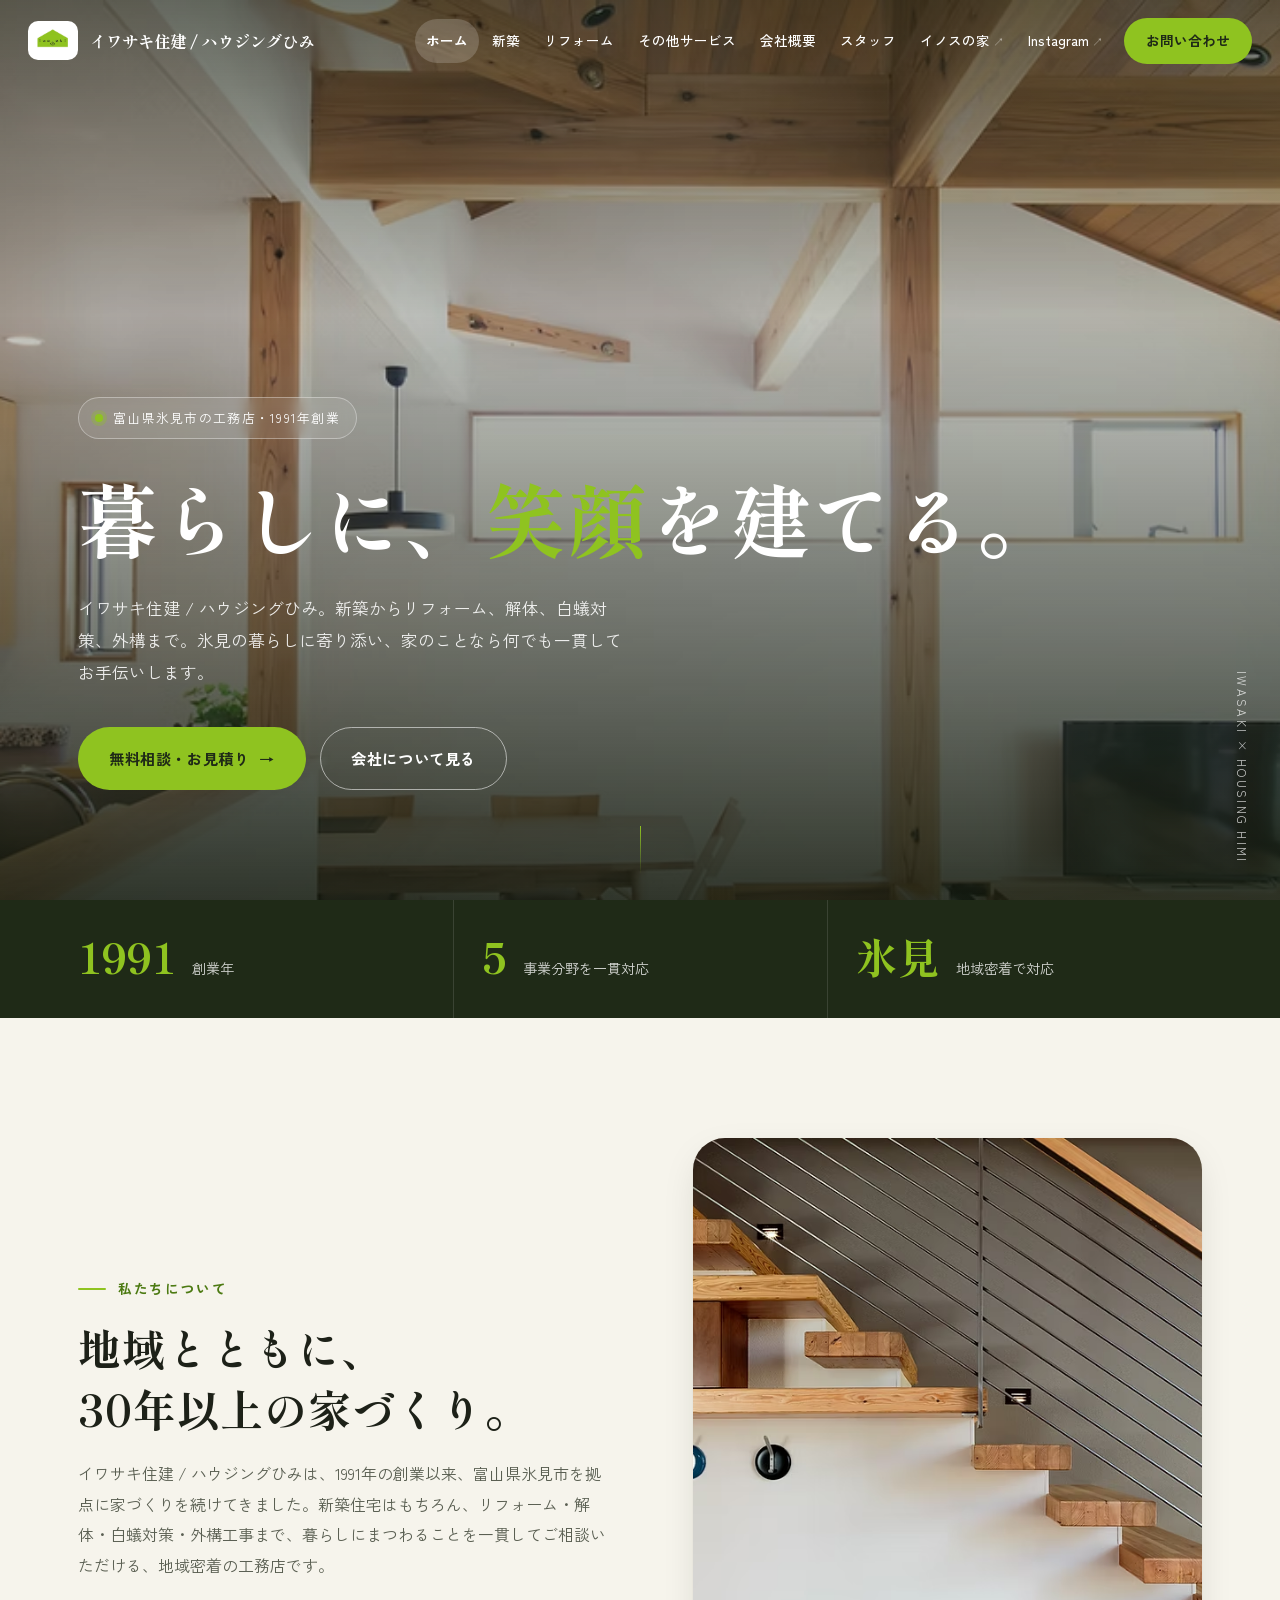
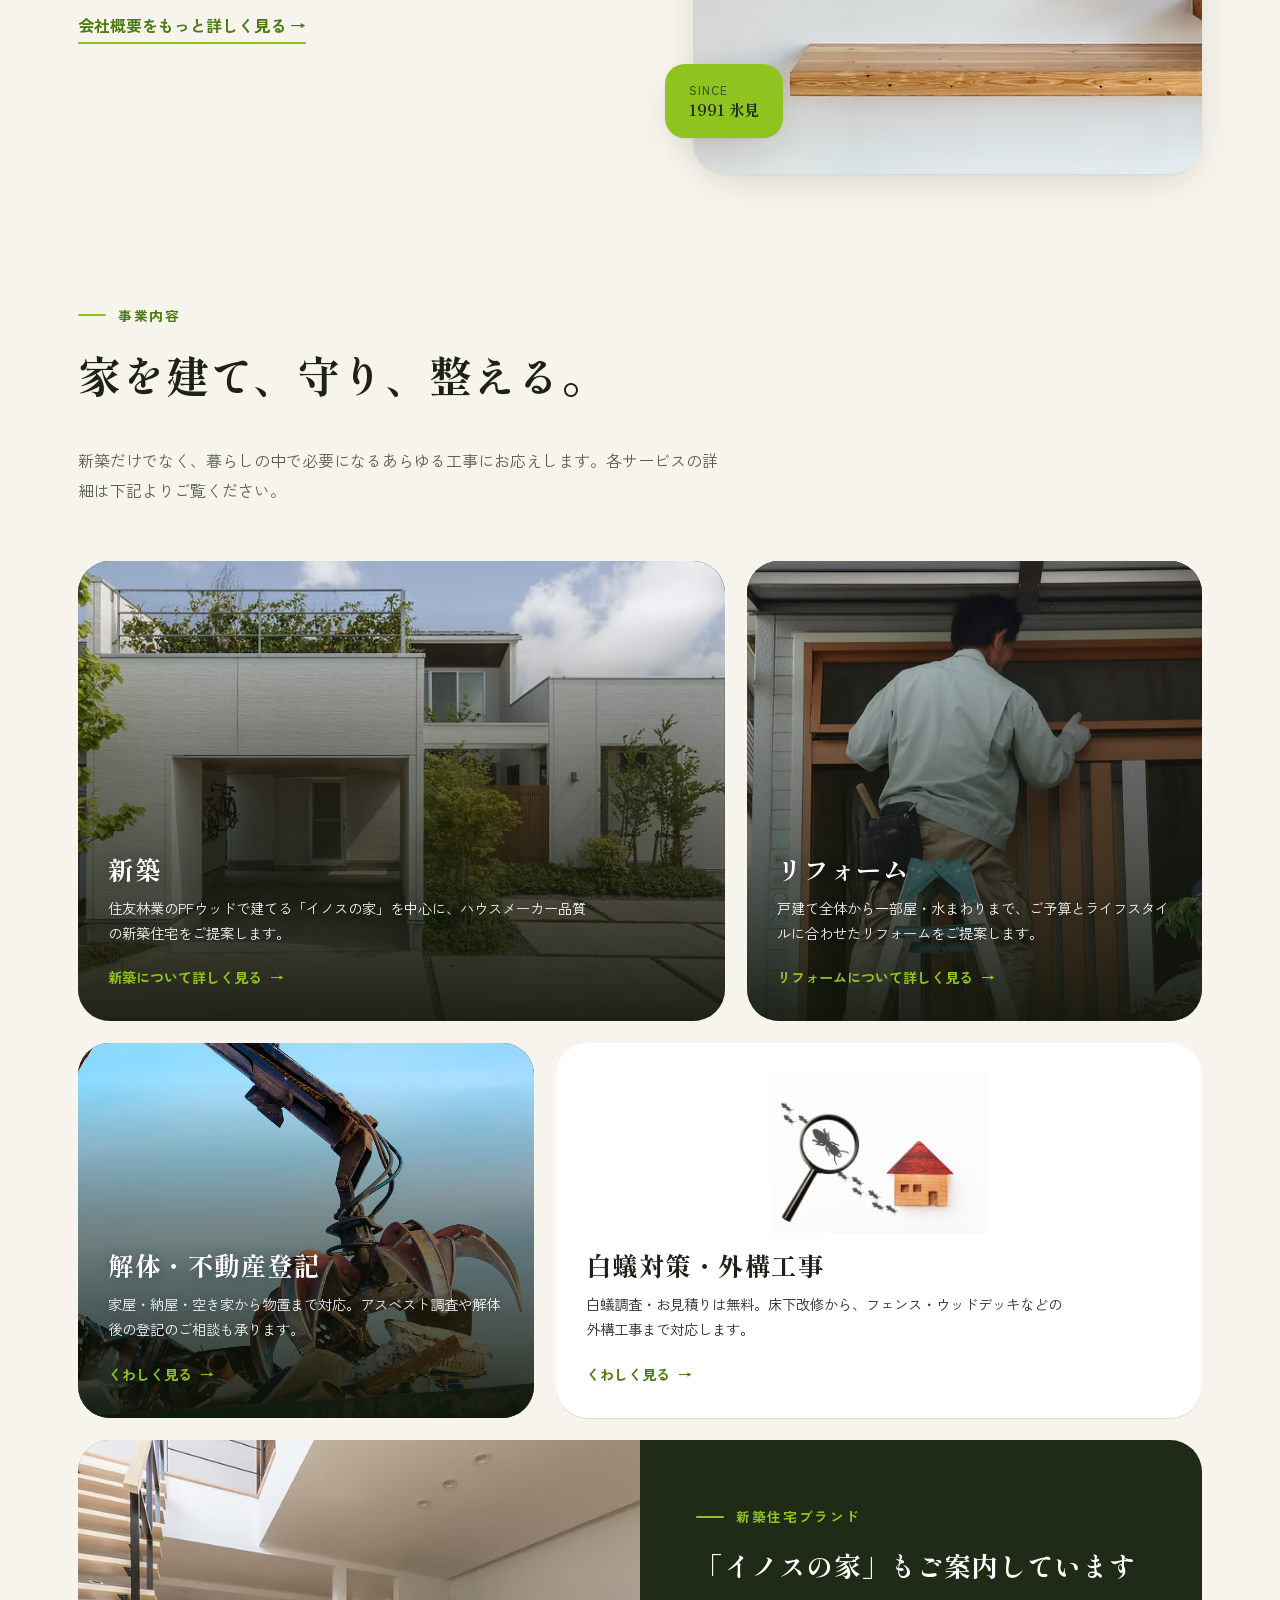
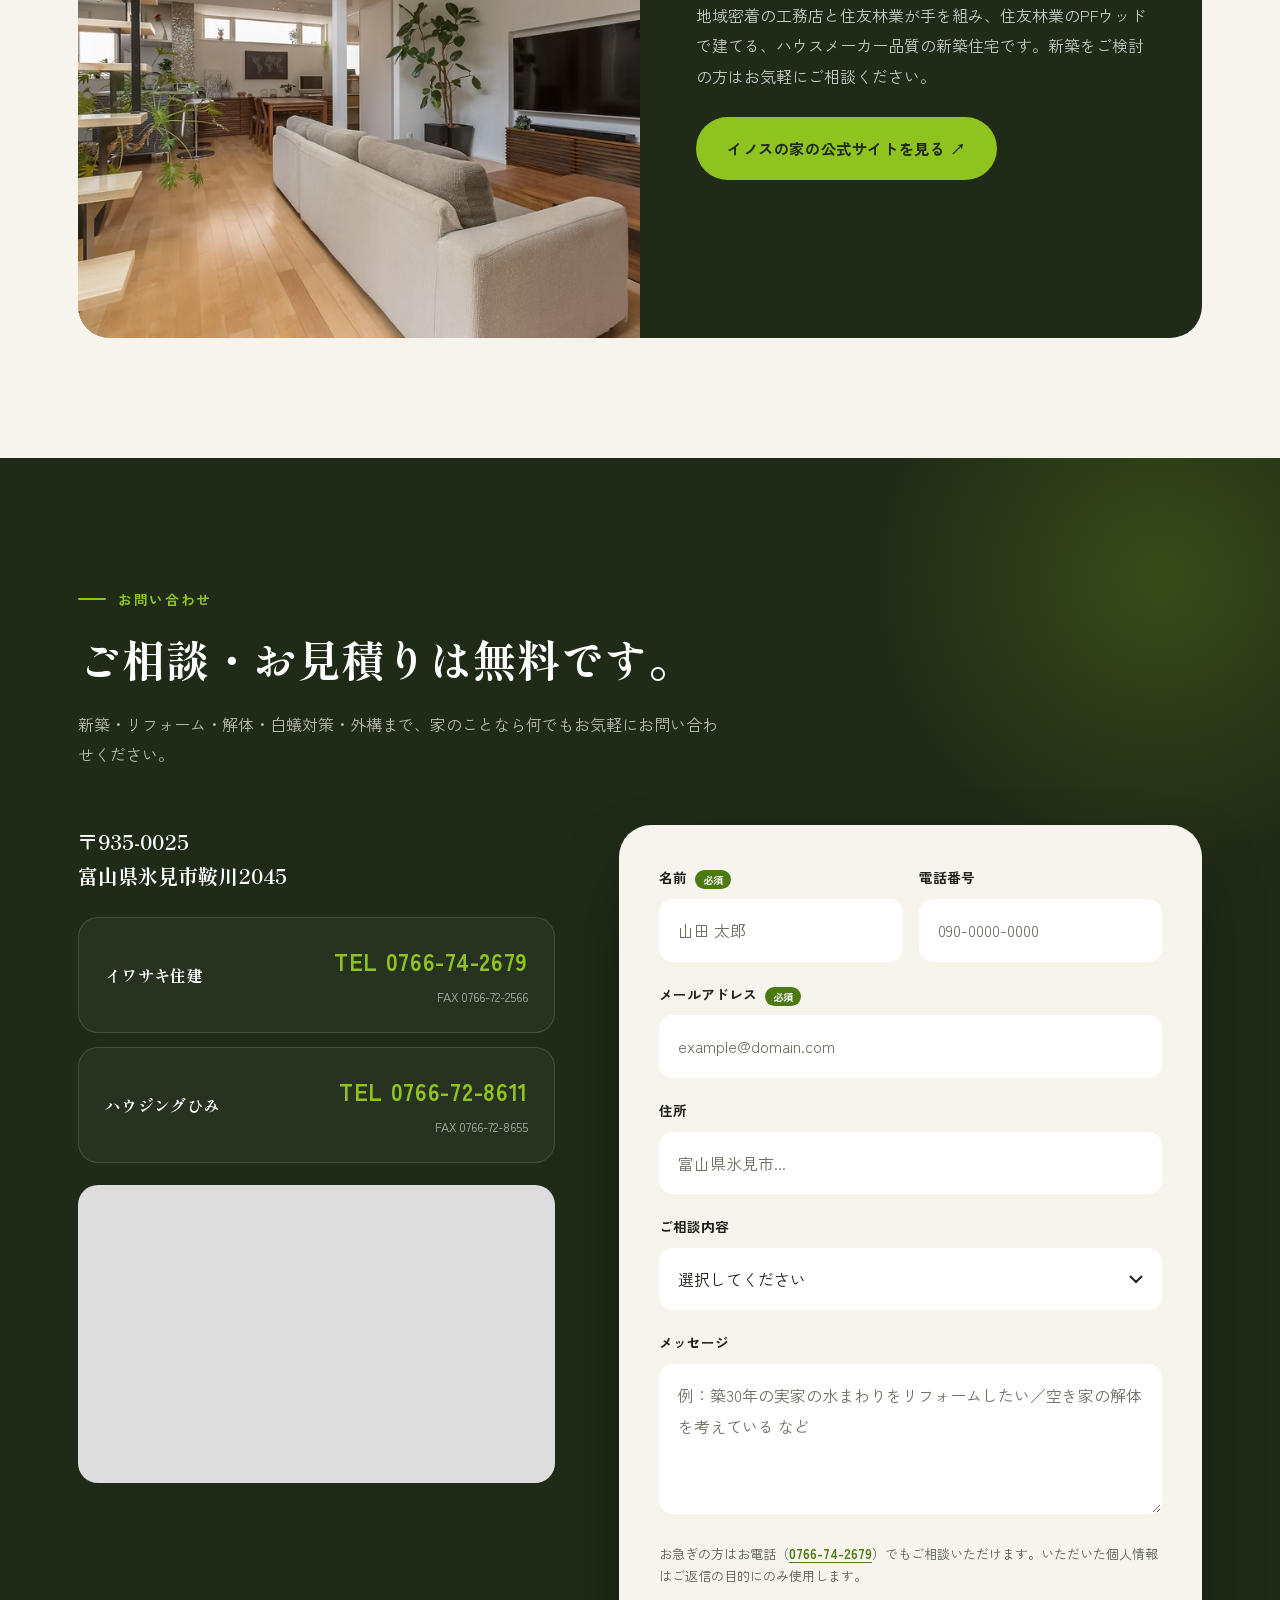
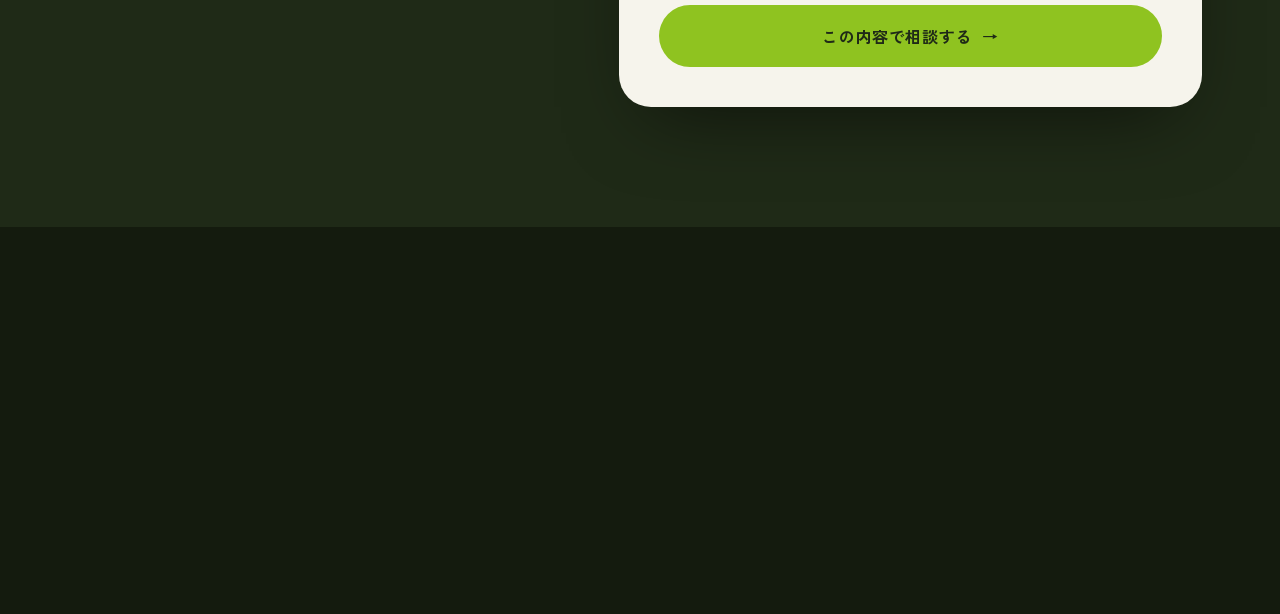
<file: index.html>
<!DOCTYPE html>
<html lang="ja"><head><meta charset="UTF-8"><meta name="format-detection" content="telephone=no"><meta name="viewport" content="width=device-width,initial-scale=1"><title>イワサキ住建 / ハウジングひみ | 富山県氷見市の工務店</title><meta name="description" content="富山県氷見市のイワサキ住建 / ハウジングひみ。新築・リフォーム・解体・白蟻対策・外構まで、家のことなら何でも一貫してご相談いただける地域密着の工務店です。"><link rel="icon" href="icon.avif" type="image/avif"><meta property="og:type" content="website"><meta property="og:locale" content="ja_JP"><meta property="og:site_name" content="イワサキ住建 / ハウジングひみ"><meta property="og:title" content="イワサキ住建 / ハウジングひみ | 富山県氷見市の工務店"><meta property="og:description" content="富山県氷見市のイワサキ住建 / ハウジングひみ。新築・リフォーム・解体・白蟻対策・外構まで、家のことなら何でも一貫してご相談いただける地域密着の工務店です。"><meta name="twitter:card" content="summary"><meta name="theme-color" content="#1F2A17"><link rel="preconnect" href="https://fonts.googleapis.com"><link rel="preconnect" href="https://fonts.gstatic.com" crossorigin><link href="https://fonts.googleapis.com/css2?family=Shippori+Mincho:wght@700&family=Zen+Kaku+Gothic+New:wght@400;500;700&display=swap" rel="stylesheet"><link rel="preload" as="image" href="homu.avif" fetchpriority="high"><link rel="stylesheet" href="style.css"><script>document.documentElement.classList.add("js")</script><script type="application/ld+json">{"@context":"https://schema.org","@type":"HomeAndConstructionBusiness","name":"イワサキ住建 / ハウジングひみ","description":"富山県氷見市の工務店。新築・リフォーム・解体・白蟻対策・外構まで一貫対応。","foundingDate":"1991","areaServed":"富山県氷見市","telephone":"+81-766-74-2679","faxNumber":"+81-766-72-2566","address":{"@type":"PostalAddress","postalCode":"935-0025","addressRegion":"富山県","addressLocality":"氷見市","streetAddress":"鞍川2045","addressCountry":"JP"},"sameAs":["https://www.instagram.com/iwasaki.housinghimi"]}</script></head><body><a class="skip" href="#main">本文へスキップ</a><header class="hd" id="hd"><div class="in">
<a href="index.html" class="brand"><img width="510" height="382" class="brand-mark" src="icon.avif" alt="イワサキ住建 ロゴ"><span><span class="brand-name">イワサキ住建 / ハウジングひみ</span><span class="brand-sub">富山県氷見市 — 住まいと暮らしのパートナー</span></span></a>
<button class="burger" id="burger" aria-label="メニューを開く" aria-expanded="false" aria-controls="nav"><span></span><span></span><span></span></button>
<nav class="nav" id="nav" aria-label="メインメニュー"><a href="index.html" class="cur" aria-current="page">ホーム</a><a href="shinchiku.html">新築</a><a href="reform.html">リフォーム</a><a href="services.html">その他サービス</a><a href="company.html">会社概要</a><a href="staff.html">スタッフ</a><a href="https://www.inos-ie.com/" target="_blank" rel="noopener">イノスの家<span class="ext">↗</span><span class="vh">（新しいタブで開きます）</span></a><a href="https://www.instagram.com/iwasaki.housinghimi" target="_blank" rel="noopener">Instagram<span class="ext">↗</span><span class="vh">（新しいタブで開きます）</span></a><a href="#contact" class="nav-cta">お問い合わせ</a><a href="tel:0766742679" class="nav-tel">電話で相談　0766-74-2679</a></nav></div></header>
<main id="main" tabindex="-1">
<section class="hero"><div class="hero-bg"></div><div class="wrap">
<div class="hero-tag"><i></i>富山県氷見市の工務店・1991年創業</div>
<h1>暮らしに、<em>笑顔</em>を建てる。</h1>
<p class="sub">イワサキ住建 / ハウジングひみ。新築からリフォーム、解体、白蟻対策、外構まで。氷見の暮らしに寄り添い、家のことなら何でも一貫してお手伝いします。</p>
<div class="hero-actions"><a href="#contact" class="btn btn-lime">無料相談・お見積り<span class="arr">→</span></a><a href="#about" class="btn btn-ghost">会社について見る</a></div></div>
<div class="hero-corp">IWASAKI × HOUSING HIMI</div><div class="scroll"></div></section>

<div class="ribbon"><div class="wrap"><div class="rb"><b>1991</b><span>創業年</span></div><div class="rb"><b>5</b><span>事業分野を一貫対応</span></div><div class="rb"><b>氷見</b><span>地域密着で対応</span></div></div></div>

<section class="sec" id="about"><div class="wrap about-grid">
<div class="rv"><div class="label">私たちについて</div><h2 class="title">地域とともに、<br>30年以上の家づくり。</h2>
<p>イワサキ住建 / ハウジングひみは、1991年の創業以来、富山県氷見市を拠点に家づくりを続けてきました。新築住宅はもちろん、リフォーム・解体・白蟻対策・外構工事まで、暮らしにまつわることを一貫してご相談いただける、地域密着の工務店です。</p>
<a href="company.html" class="tlink">会社概要をもっと詳しく見る →</a></div>
<div class="about-img rv d1"><img width="960" height="720" src="sintiku.avif" alt="木の踏み板とワイヤーの手すりが美しい階段" loading="lazy" decoding="async"><div class="chip"><small>SINCE</small>1991 氷見</div></div></div></section>

<section class="sec" style="padding-top:0"><div class="wrap">
<div class="svc-head rv"><div><div class="label">事業内容</div><h2 class="title" style="margin:0">家を建て、守り、整える。</h2></div><p class="lead">新築だけでなく、暮らしの中で必要になるあらゆる工事にお応えします。各サービスの詳細は下記よりご覧ください。</p></div>
<div class="bento">
<a href="shinchiku.html" class="bc b1 rv"><img width="680" height="603" src="sintiku2.avif" alt="白い外壁と植栽の新築住宅の外観" loading="lazy" decoding="async"><div class="tx"><span class="no">01</span><h3>新築</h3><p>住友林業のPFウッドで建てる「イノスの家」を中心に、ハウスメーカー品質の新築住宅をご提案します。</p><span class="go">新築について詳しく見る</span></div></a>
<a href="reform.html" class="bc b2 rv d1"><img width="960" height="720" src="rifo-m.avif" alt="リフォーム施工の様子" loading="lazy" decoding="async"><div class="tx"><span class="no">02</span><h3>リフォーム</h3><p>戸建て全体から一部屋・水まわりまで、ご予算とライフスタイルに合わせたリフォームをご提案します。</p><span class="go">リフォームについて詳しく見る</span></div></a>
<a href="services.html#kaitai" class="bc b3 rv"><img width="962" height="720" src="kaitai.avif" alt="解体作業の様子" loading="lazy" decoding="async"><div class="tx"><span class="no">03</span><h3>解体・不動産登記</h3><p>家屋・納屋・空き家から物置まで対応。アスベスト調査や解体後の登記のご相談も承ります。</p><span class="go">くわしく見る</span></div></a>
<a href="services.html#shiroari" class="bc b4 white-bg rv d1"><img width="940" height="700" src="siroari.avif" alt="白蟻調査・駆除" loading="lazy" decoding="async"><div class="tx"><span class="no">04</span><h3>白蟻対策・外構工事</h3><p>白蟻調査・お見積りは無料。床下改修から、フェンス・ウッドデッキなどの外構工事まで対応します。</p><span class="go">くわしく見る</span></div></a>
</div>
<div class="inos rv" id="inos"><img width="680" height="603" src="sintiku3.avif" alt="吹き抜けのあるリビング。イノスの家の室内イメージ" loading="lazy" decoding="async"><div class="tx"><div class="label" style="color:var(--lime)">新築住宅ブランド</div><h3>「イノスの家」もご案内しています</h3><p>地域密着の工務店と住友林業が手を組み、住友林業のPFウッドで建てる、ハウスメーカー品質の新築住宅です。新築をご検討の方はお気軽にご相談ください。</p><a href="https://www.inos-ie.com/" target="_blank" rel="noopener" class="btn btn-lime">イノスの家の公式サイトを見る ↗<span class="vh">（新しいタブで開きます）</span></a></div></div>
</div></section>

<section class="sec contact on-dark" id="contact"><div class="wrap">
<div class="rv"><div class="label">お問い合わせ</div><h2 class="title">ご相談・お見積りは無料です。</h2><p class="lead">新築・リフォーム・解体・白蟻対策・外構まで、家のことなら何でもお気軽にお問い合わせください。</p></div>
<div class="contact-grid"><div class="rv"><div class="addr">〒935-0025<br>富山県氷見市鞍川2045</div>
<div class="tel-card"><h3>イワサキ住建</h3><div><div class="num"><a href="tel:0766742679">TEL 0766-74-2679</a></div><small>FAX 0766-72-2566</small></div></div>
<div class="tel-card"><h3>ハウジングひみ</h3><div><div class="num"><a href="tel:0766728611">TEL 0766-72-8611</a></div><small>FAX 0766-72-8655</small></div></div>
<div class="map"><iframe src="https://www.google.com/maps?q=有限会社イワサキ住建+富山県氷見市鞍川2045&output=embed" loading="lazy" referrerpolicy="no-referrer-when-downgrade" title="イワサキ住建 / ハウジングひみ 地図"></iframe></div></div>
<div class="form rv d1"><form id="cform" action="https://ssgform.com/s/V7syYLirE6lh" method="post">
<div class="frow"><div class="fg"><label for="name">名前<span class="req">必須</span></label><input type="text" id="name" name="お名前" class="fc" required placeholder="山田 太郎" autocomplete="name"></div>
<div class="fg"><label for="phone">電話番号</label><input type="tel" id="phone" name="電話番号" class="fc" autocomplete="tel" inputmode="tel" placeholder="090-0000-0000"></div></div>
<div class="fg"><label for="email">メールアドレス<span class="req">必須</span></label><input type="email" id="email" name="メールアドレス" class="fc" required placeholder="example@domain.com" autocomplete="email" inputmode="email"></div>
<div class="fg"><label for="address">住所</label><input type="text" id="address" name="住所" class="fc" autocomplete="street-address" placeholder="富山県氷見市..."></div>
<div class="fg"><label for="topic">ご相談内容</label><select id="topic" name="ご相談内容" class="fc"><option value="">選択してください</option><option>新築（イノスの家）</option><option>リフォーム</option><option>解体・不動産登記</option><option>白蟻調査・対策</option><option>外構工事</option><option>その他</option></select></div>
<div class="fg"><label for="message">メッセージ</label><textarea id="message" name="メッセージ" class="fc" placeholder="例：築30年の実家の水まわりをリフォームしたい／空き家の解体を考えている など"></textarea></div>
<p class="fnote">お急ぎの方はお電話（<a href="tel:0766742679">0766-74-2679</a>）でもご相談いただけます。いただいた個人情報はご返信の目的にのみ使用します。</p><button type="submit" class="btn btn-lime">この内容で相談する<span class="arr">→</span></button></form></div></div></div></section>
</main>
<footer class="ft"><div class="wrap"><div class="ft-top"><div><a href="index.html" class="brand"><img width="510" height="382" class="brand-mark" src="icon.avif" alt=""><span class="brand-name">イワサキ住建 / ハウジングひみ</span></a><p class="sm">富山県氷見市鞍川2045<br>TEL <a href="tel:0766742679">0766-74-2679</a><br>暮らしに、笑顔を建てる。</p></div>
<ul><li><a href="index.html">ホーム</a></li><li><a href="shinchiku.html">新築</a></li><li><a href="reform.html">リフォーム</a></li><li><a href="services.html">その他サービス</a></li><li><a href="company.html">会社概要</a></li><li><a href="staff.html">スタッフ紹介</a></li><li><a href="https://www.inos-ie.com/" target="_blank" rel="noopener">イノスの家 ↗<span class="vh">（新しいタブで開きます）</span></a></li><li><a href="https://www.instagram.com/iwasaki.housinghimi" target="_blank" rel="noopener">Instagram ↗<span class="vh">（新しいタブで開きます）</span></a></li></ul></div>
<p class="copy">&copy; イワサキ住建 / ハウジングひみ All Rights Reserved.</p></div></footer><div class="mbar" id="mbar"><a class="m-tel" href="tel:0766742679">電話で相談</a><a class="m-mail" href="#contact">無料お問い合わせ</a></div><script src="main.js"></script></body></html>
</file>
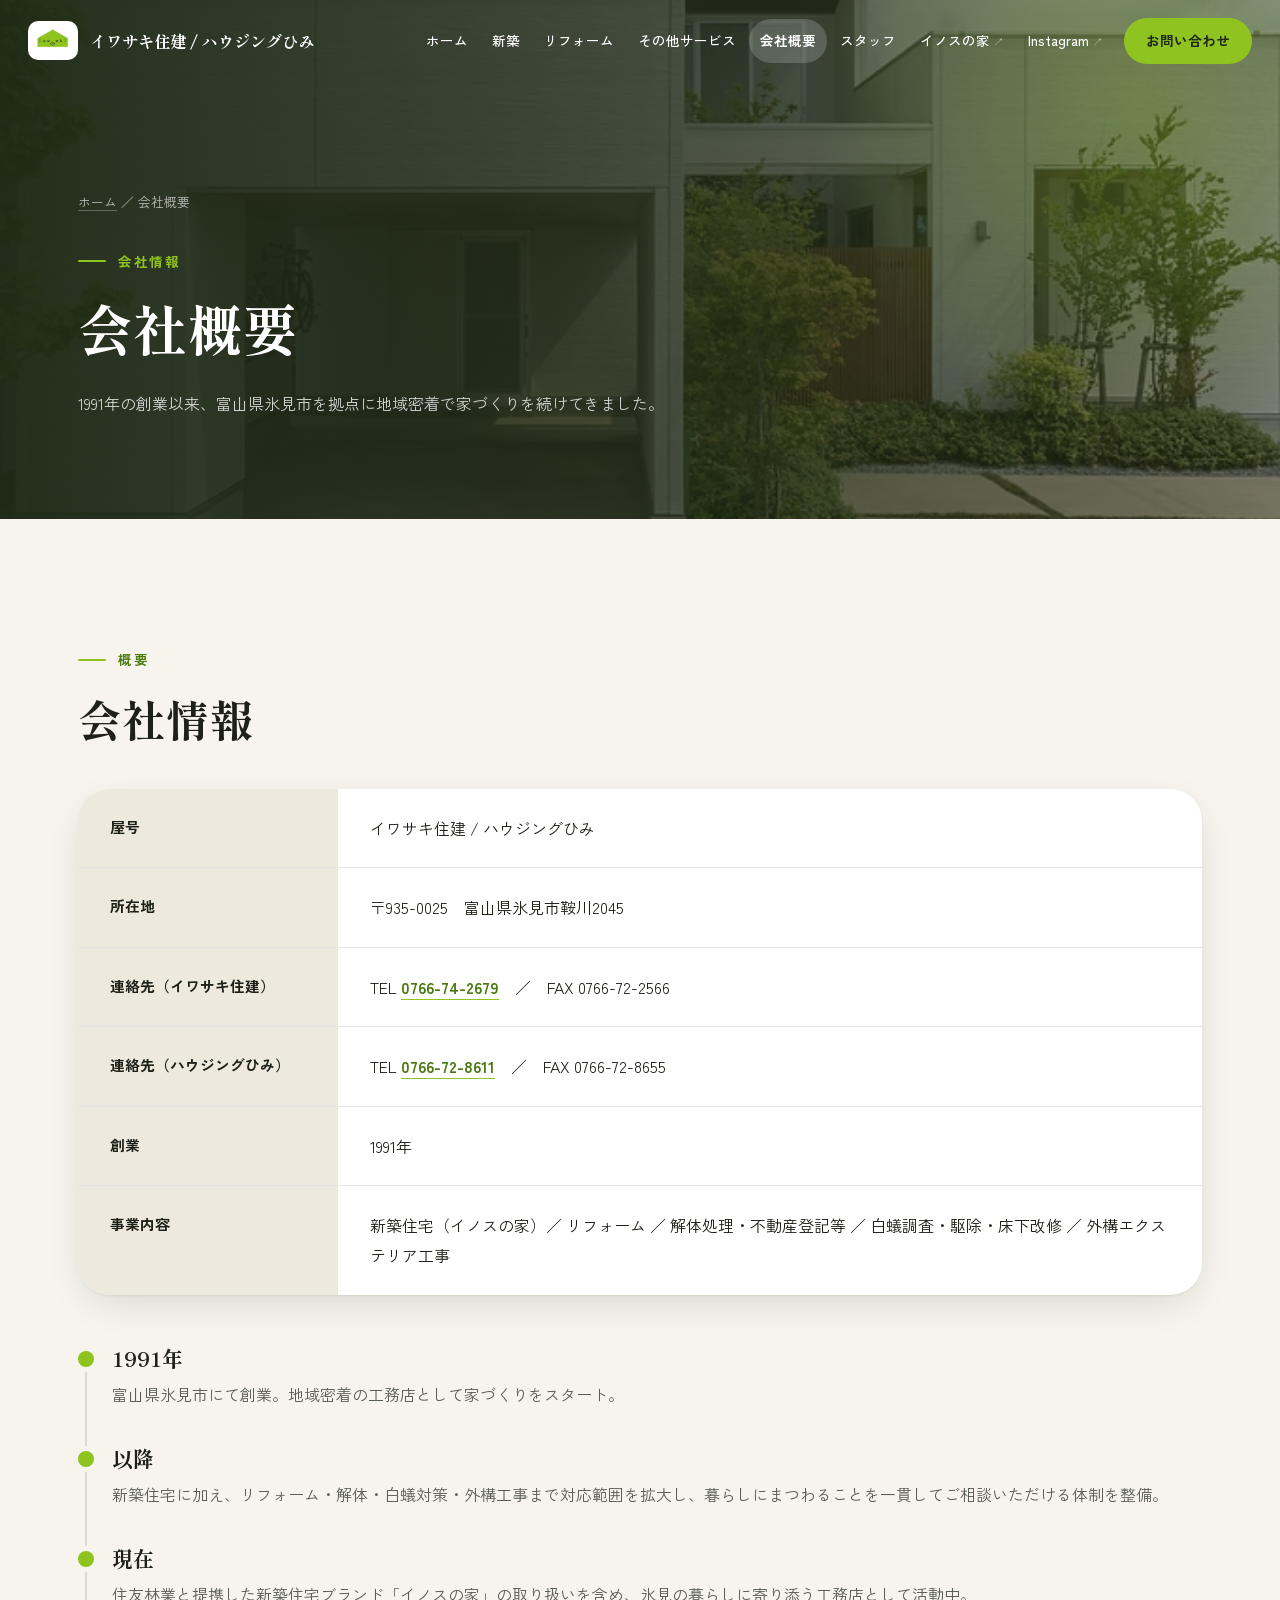
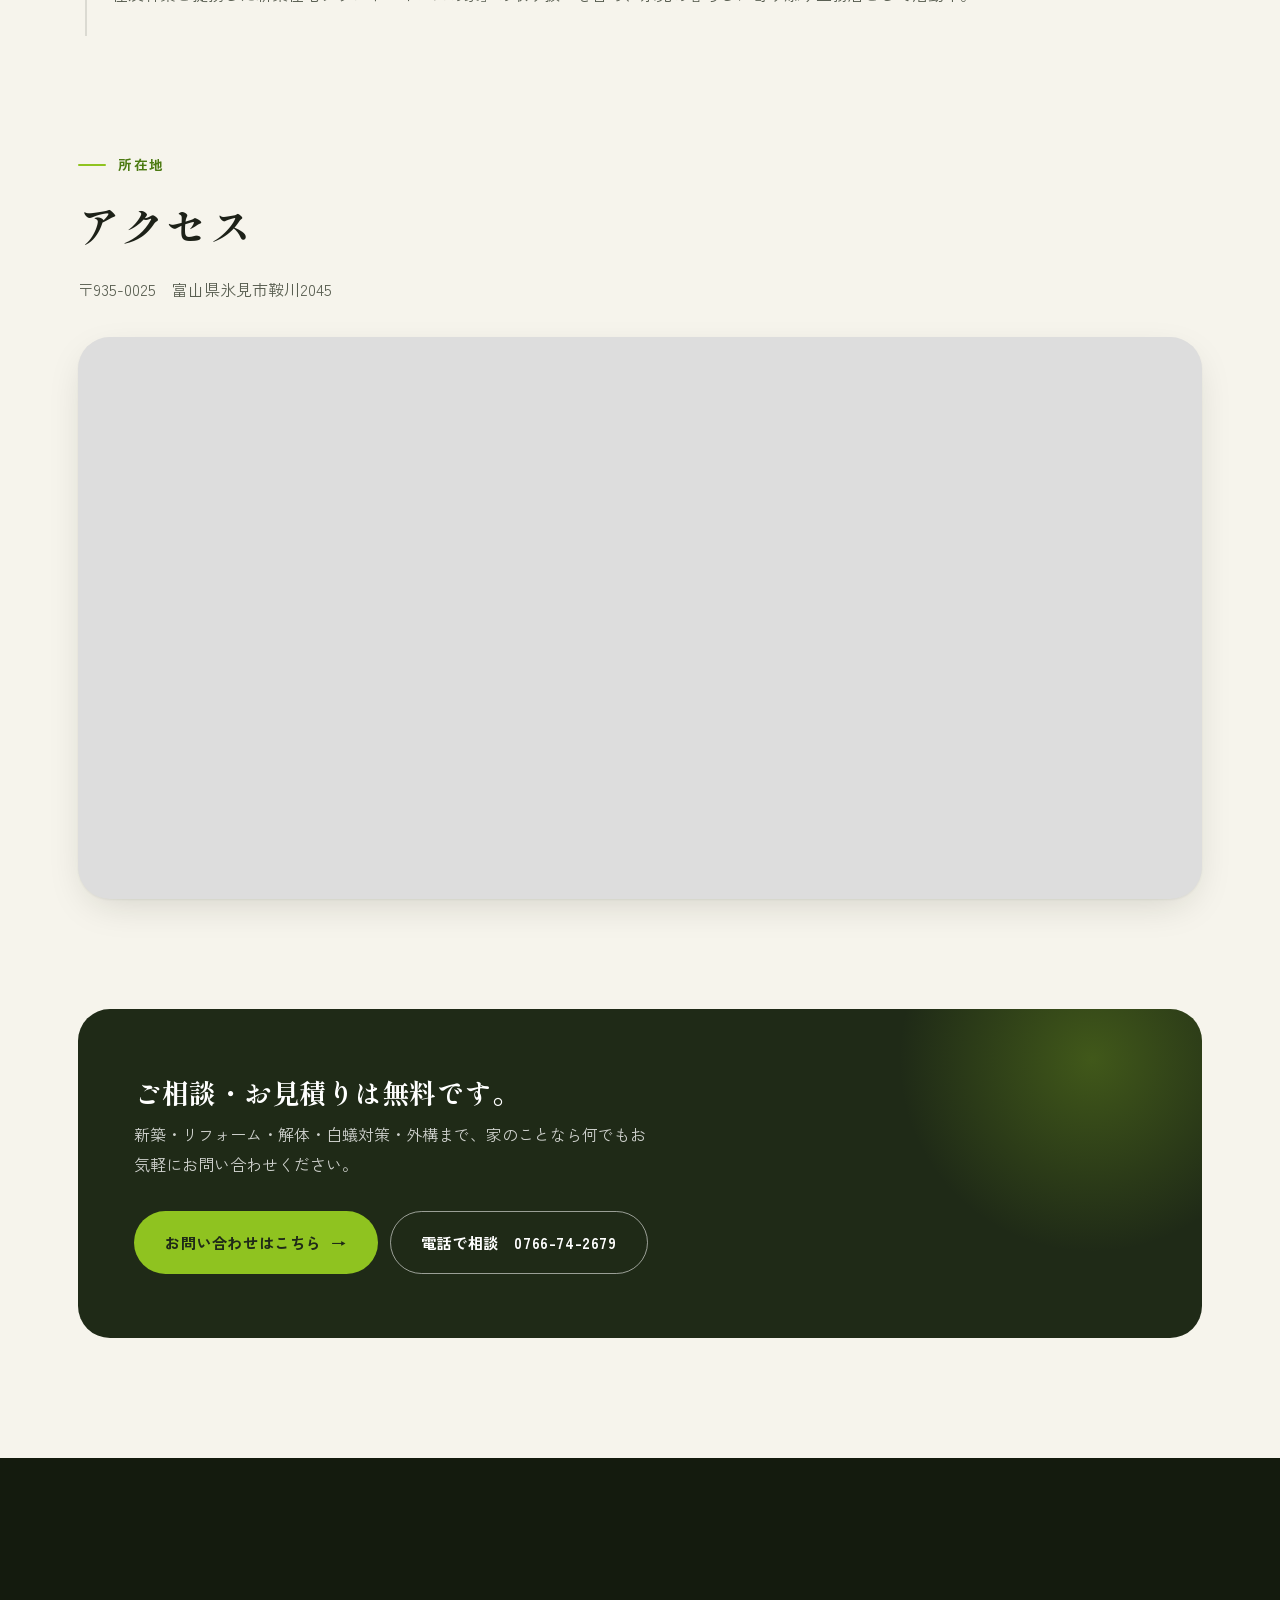
<file: company.html>
<!DOCTYPE html>
<html lang="ja"><head><meta charset="UTF-8"><meta name="format-detection" content="telephone=no"><meta name="viewport" content="width=device-width,initial-scale=1"><title>会社概要 | イワサキ住建 / ハウジングひみ</title><meta name="description" content="富山県氷見市のイワサキ住建 / ハウジングひみの会社概要。所在地・連絡先・沿革・事業内容をご紹介します。"><link rel="icon" href="icon.avif" type="image/avif"><meta property="og:type" content="website"><meta property="og:locale" content="ja_JP"><meta property="og:site_name" content="イワサキ住建 / ハウジングひみ"><meta property="og:title" content="会社概要 | イワサキ住建 / ハウジングひみ"><meta property="og:description" content="富山県氷見市のイワサキ住建 / ハウジングひみの会社概要。所在地・連絡先・沿革・事業内容をご紹介します。"><meta name="twitter:card" content="summary"><meta name="theme-color" content="#1F2A17"><link rel="preconnect" href="https://fonts.googleapis.com"><link rel="preconnect" href="https://fonts.gstatic.com" crossorigin><link href="https://fonts.googleapis.com/css2?family=Shippori+Mincho:wght@700&family=Zen+Kaku+Gothic+New:wght@400;500;700&display=swap" rel="stylesheet"><link rel="preload" as="image" href="sintiku2.avif" fetchpriority="high"><link rel="stylesheet" href="style.css"><script>document.documentElement.classList.add("js")</script><script type="application/ld+json">{"@context":"https://schema.org","@type":"BreadcrumbList","itemListElement":[{"@type":"ListItem","position":1,"name":"ホーム","item":"index.html"},{"@type":"ListItem","position":2,"name":"会社概要"}]}</script></head><body><a class="skip" href="#main">本文へスキップ</a><header class="hd" id="hd"><div class="in">
<a href="index.html" class="brand"><img width="510" height="382" class="brand-mark" src="icon.avif" alt="イワサキ住建 ロゴ"><span><span class="brand-name">イワサキ住建 / ハウジングひみ</span><span class="brand-sub">富山県氷見市 — 住まいと暮らしのパートナー</span></span></a>
<button class="burger" id="burger" aria-label="メニューを開く" aria-expanded="false" aria-controls="nav"><span></span><span></span><span></span></button>
<nav class="nav" id="nav" aria-label="メインメニュー"><a href="index.html">ホーム</a><a href="shinchiku.html">新築</a><a href="reform.html">リフォーム</a><a href="services.html">その他サービス</a><a href="company.html" class="cur" aria-current="page">会社概要</a><a href="staff.html">スタッフ</a><a href="https://www.inos-ie.com/" target="_blank" rel="noopener">イノスの家<span class="ext">↗</span><span class="vh">（新しいタブで開きます）</span></a><a href="https://www.instagram.com/iwasaki.housinghimi" target="_blank" rel="noopener">Instagram<span class="ext">↗</span><span class="vh">（新しいタブで開きます）</span></a><a href="index.html#contact" class="nav-cta">お問い合わせ</a><a href="tel:0766742679" class="nav-tel">電話で相談　0766-74-2679</a></nav></div></header><main id="main" tabindex="-1">
<section class="phero" style="--pbg:url(sintiku2.avif)"><div class="wrap"><nav class="crumb" aria-label="パンくずリスト"><a href="index.html">ホーム</a> <span aria-hidden="true">／</span> <span aria-current="page">会社概要</span></nav><div class="label">会社情報</div><h1>会社概要</h1><p>1991年の創業以来、富山県氷見市を拠点に地域密着で家づくりを続けてきました。</p></div></section><section class="sec"><div class="wrap"><div class="rv"><div class="label">概要</div><h2 class="title">会社情報</h2></div><dl class="dl rv"><div><dt>屋号</dt><dd>イワサキ住建 / ハウジングひみ</dd></div><div><dt>所在地</dt><dd>〒935-0025　富山県氷見市鞍川2045</dd></div><div><dt>連絡先（イワサキ住建）</dt><dd>TEL <a href="tel:0766742679">0766-74-2679</a>　／　FAX 0766-72-2566</dd></div><div><dt>連絡先（ハウジングひみ）</dt><dd>TEL <a href="tel:0766728611">0766-72-8611</a>　／　FAX 0766-72-8655</dd></div><div><dt>創業</dt><dd>1991年</dd></div><div><dt>事業内容</dt><dd>新築住宅（イノスの家）／ リフォーム ／ 解体処理・不動産登記等 ／ 白蟻調査・駆除・床下改修 ／ 外構エクステリア工事</dd></div></dl>
<div class="tl rv"><div><b>1991年</b><span>富山県氷見市にて創業。地域密着の工務店として家づくりをスタート。</span></div><div><b>以降</b><span>新築住宅に加え、リフォーム・解体・白蟻対策・外構工事まで対応範囲を拡大し、暮らしにまつわることを一貫してご相談いただける体制を整備。</span></div><div><b>現在</b><span>住友林業と提携した新築住宅ブランド「イノスの家」の取り扱いを含め、氷見の暮らしに寄り添う工務店として活動中。</span></div></div>
<div class="rv" style="margin-top:100px"><div class="label">所在地</div><h2 class="title">アクセス</h2><p class="lead">〒935-0025　富山県氷見市鞍川2045</p></div><div class="map big rv"><iframe src="https://www.google.com/maps?q=有限会社イワサキ住建+富山県氷見市鞍川2045&output=embed" loading="lazy" referrerpolicy="no-referrer-when-downgrade" title="イワサキ住建 / ハウジングひみ 地図"></iframe></div><div class="cta rv"><div><h3>ご相談・お見積りは無料です。</h3><p>新築・リフォーム・解体・白蟻対策・外構まで、家のことなら何でもお気軽にお問い合わせください。</p></div><div class="cta-act"><a href="index.html#contact" class="btn btn-lime">お問い合わせはこちら<span class="arr">→</span></a><a href="tel:0766742679" class="btn btn-ghost">電話で相談　0766-74-2679</a></div></div></div></section></main>
<footer class="ft"><div class="wrap"><div class="ft-top"><div><a href="index.html" class="brand"><img width="510" height="382" class="brand-mark" src="icon.avif" alt=""><span class="brand-name">イワサキ住建 / ハウジングひみ</span></a><p class="sm">富山県氷見市鞍川2045<br>TEL <a href="tel:0766742679">0766-74-2679</a><br>暮らしに、笑顔を建てる。</p></div>
<ul><li><a href="index.html">ホーム</a></li><li><a href="shinchiku.html">新築</a></li><li><a href="reform.html">リフォーム</a></li><li><a href="services.html">その他サービス</a></li><li><a href="company.html">会社概要</a></li><li><a href="staff.html">スタッフ紹介</a></li><li><a href="https://www.inos-ie.com/" target="_blank" rel="noopener">イノスの家 ↗<span class="vh">（新しいタブで開きます）</span></a></li><li><a href="https://www.instagram.com/iwasaki.housinghimi" target="_blank" rel="noopener">Instagram ↗<span class="vh">（新しいタブで開きます）</span></a></li></ul></div>
<p class="copy">&copy; イワサキ住建 / ハウジングひみ All Rights Reserved.</p></div></footer><div class="mbar" id="mbar"><a class="m-tel" href="tel:0766742679">電話で相談</a><a class="m-mail" href="index.html#contact">無料お問い合わせ</a></div><script src="main.js"></script></body></html>
</file>
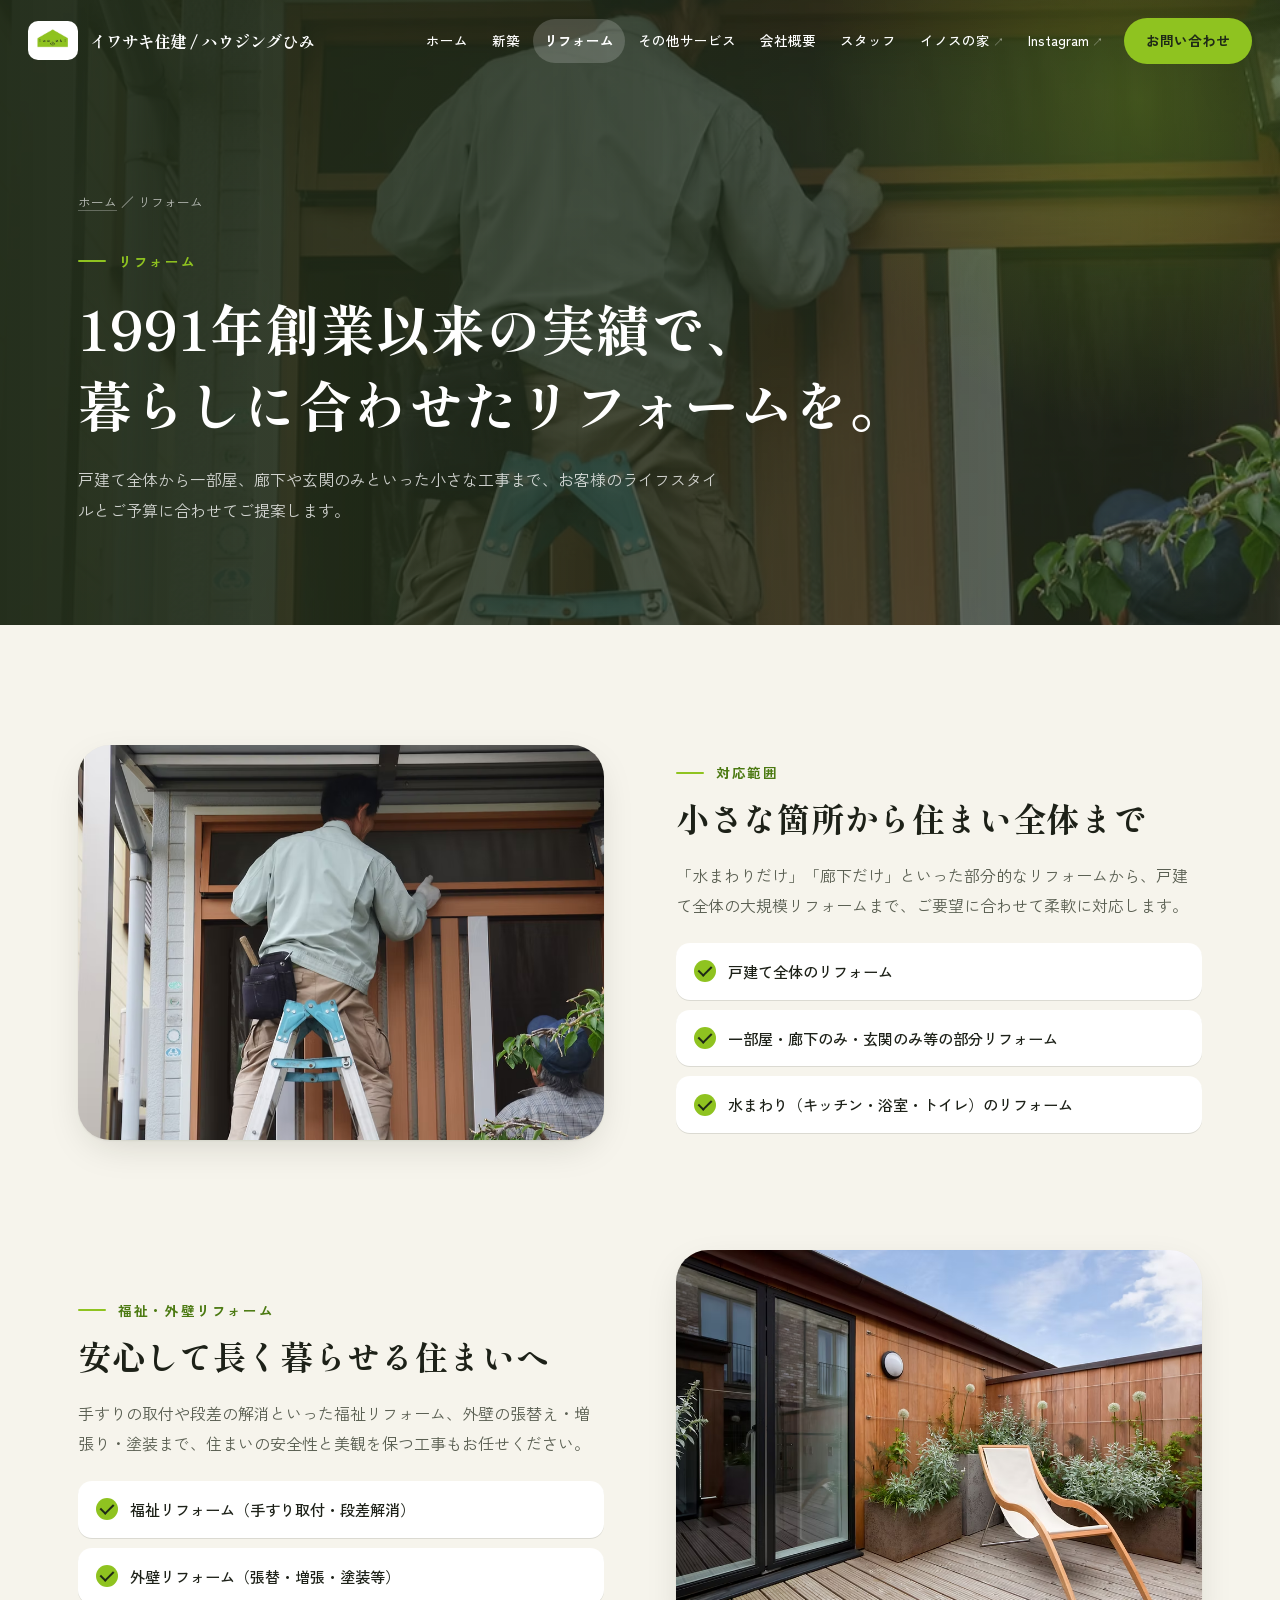
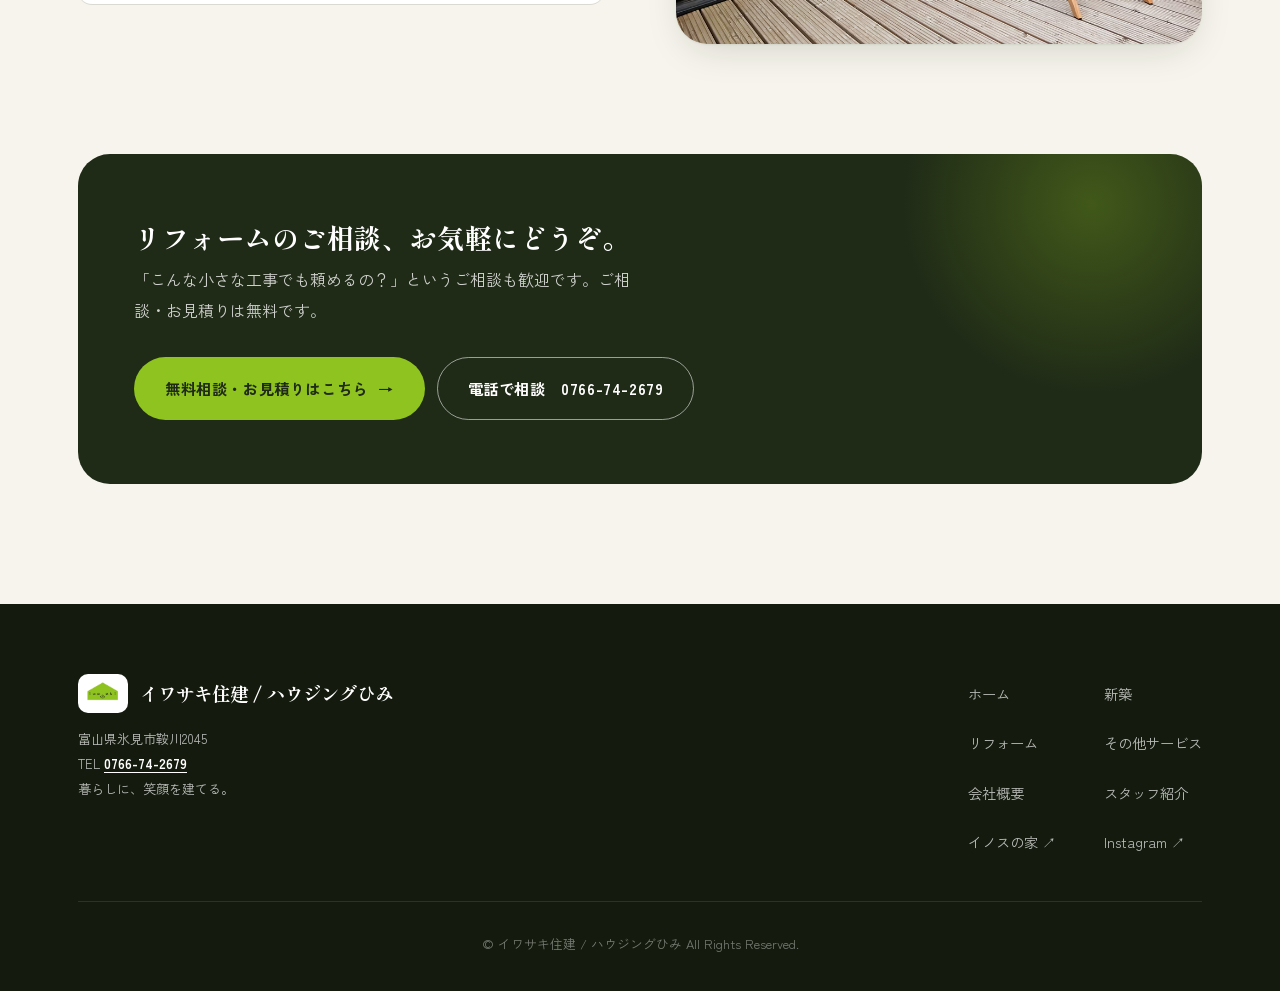
<file: reform.html>
<!DOCTYPE html>
<html lang="ja"><head><meta charset="UTF-8"><meta name="format-detection" content="telephone=no"><meta name="viewport" content="width=device-width,initial-scale=1"><title>リフォーム | イワサキ住建 / ハウジングひみ</title><meta name="description" content="富山県氷見市のリフォーム。戸建て全体から一部屋・水まわり・外壁・福祉リフォームまで対応します。"><link rel="icon" href="icon.avif" type="image/avif"><meta property="og:type" content="website"><meta property="og:locale" content="ja_JP"><meta property="og:site_name" content="イワサキ住建 / ハウジングひみ"><meta property="og:title" content="リフォーム | イワサキ住建 / ハウジングひみ"><meta property="og:description" content="富山県氷見市のリフォーム。戸建て全体から一部屋・水まわり・外壁・福祉リフォームまで対応します。"><meta name="twitter:card" content="summary"><meta name="theme-color" content="#1F2A17"><link rel="preconnect" href="https://fonts.googleapis.com"><link rel="preconnect" href="https://fonts.gstatic.com" crossorigin><link href="https://fonts.googleapis.com/css2?family=Shippori+Mincho:wght@700&family=Zen+Kaku+Gothic+New:wght@400;500;700&display=swap" rel="stylesheet"><link rel="preload" as="image" href="rifo-m.avif" fetchpriority="high"><link rel="stylesheet" href="style.css"><script>document.documentElement.classList.add("js")</script><script type="application/ld+json">{"@context":"https://schema.org","@type":"BreadcrumbList","itemListElement":[{"@type":"ListItem","position":1,"name":"ホーム","item":"index.html"},{"@type":"ListItem","position":2,"name":"リフォーム"}]}</script></head><body><a class="skip" href="#main">本文へスキップ</a><header class="hd" id="hd"><div class="in">
<a href="index.html" class="brand"><img width="510" height="382" class="brand-mark" src="icon.avif" alt="イワサキ住建 ロゴ"><span><span class="brand-name">イワサキ住建 / ハウジングひみ</span><span class="brand-sub">富山県氷見市 — 住まいと暮らしのパートナー</span></span></a>
<button class="burger" id="burger" aria-label="メニューを開く" aria-expanded="false" aria-controls="nav"><span></span><span></span><span></span></button>
<nav class="nav" id="nav" aria-label="メインメニュー"><a href="index.html">ホーム</a><a href="shinchiku.html">新築</a><a href="reform.html" class="cur" aria-current="page">リフォーム</a><a href="services.html">その他サービス</a><a href="company.html">会社概要</a><a href="staff.html">スタッフ</a><a href="https://www.inos-ie.com/" target="_blank" rel="noopener">イノスの家<span class="ext">↗</span><span class="vh">（新しいタブで開きます）</span></a><a href="https://www.instagram.com/iwasaki.housinghimi" target="_blank" rel="noopener">Instagram<span class="ext">↗</span><span class="vh">（新しいタブで開きます）</span></a><a href="index.html#contact" class="nav-cta">お問い合わせ</a><a href="tel:0766742679" class="nav-tel">電話で相談　0766-74-2679</a></nav></div></header><main id="main" tabindex="-1">
<section class="phero" style="--pbg:url(rifo-m.avif)"><div class="wrap"><nav class="crumb" aria-label="パンくずリスト"><a href="index.html">ホーム</a> <span aria-hidden="true">／</span> <span aria-current="page">リフォーム</span></nav><div class="label">リフォーム</div><h1>1991年創業以来の実績で、<br>暮らしに合わせたリフォームを。</h1><p>戸建て全体から一部屋、廊下や玄関のみといった小さな工事まで、お客様のライフスタイルとご予算に合わせてご提案します。</p></div></section><section class="sec"><div class="wrap"><div class="dr"><div class="dr-img rv"><img width="960" height="720" src="rifo-m.avif" alt="リフォーム施工の様子" loading="lazy" decoding="async"></div><div class="rv d1"><div class="label">対応範囲</div><h2>小さな箇所から住まい全体まで</h2><p>「水まわりだけ」「廊下だけ」といった部分的なリフォームから、戸建て全体の大規模リフォームまで、ご要望に合わせて柔軟に対応します。</p><ul class="checks"><li>戸建て全体のリフォーム</li><li>一部屋・廊下のみ・玄関のみ等の部分リフォーム</li><li>水まわり（キッチン・浴室・トイレ）のリフォーム</li></ul></div></div><div class="dr rev"><div class="dr-img rv"><img width="960" height="720" src="gaikouekusuteria.avif" alt="木目の外壁とウッドデッキのあるテラス" loading="lazy" decoding="async"></div><div class="rv d1"><div class="label">福祉・外壁リフォーム</div><h2>安心して長く暮らせる住まいへ</h2><p>手すりの取付や段差の解消といった福祉リフォーム、外壁の張替え・増張り・塗装まで、住まいの安全性と美観を保つ工事もお任せください。</p><ul class="checks"><li>福祉リフォーム（手すり取付・段差解消）</li><li>外壁リフォーム（張替・増張・塗装等）</li></ul></div></div><div class="cta rv"><div><h3>リフォームのご相談、お気軽にどうぞ。</h3><p>「こんな小さな工事でも頼めるの？」というご相談も歓迎です。ご相談・お見積りは無料です。</p></div><div class="cta-act"><a href="index.html?topic=%E3%83%AA%E3%83%95%E3%82%A9%E3%83%BC%E3%83%A0#contact" class="btn btn-lime">無料相談・お見積りはこちら<span class="arr">→</span></a><a href="tel:0766742679" class="btn btn-ghost">電話で相談　0766-74-2679</a></div></div></div></section></main>
<footer class="ft"><div class="wrap"><div class="ft-top"><div><a href="index.html" class="brand"><img width="510" height="382" class="brand-mark" src="icon.avif" alt=""><span class="brand-name">イワサキ住建 / ハウジングひみ</span></a><p class="sm">富山県氷見市鞍川2045<br>TEL <a href="tel:0766742679">0766-74-2679</a><br>暮らしに、笑顔を建てる。</p></div>
<ul><li><a href="index.html">ホーム</a></li><li><a href="shinchiku.html">新築</a></li><li><a href="reform.html">リフォーム</a></li><li><a href="services.html">その他サービス</a></li><li><a href="company.html">会社概要</a></li><li><a href="staff.html">スタッフ紹介</a></li><li><a href="https://www.inos-ie.com/" target="_blank" rel="noopener">イノスの家 ↗<span class="vh">（新しいタブで開きます）</span></a></li><li><a href="https://www.instagram.com/iwasaki.housinghimi" target="_blank" rel="noopener">Instagram ↗<span class="vh">（新しいタブで開きます）</span></a></li></ul></div>
<p class="copy">&copy; イワサキ住建 / ハウジングひみ All Rights Reserved.</p></div></footer><div class="mbar" id="mbar"><a class="m-tel" href="tel:0766742679">電話で相談</a><a class="m-mail" href="index.html?topic=%E3%83%AA%E3%83%95%E3%82%A9%E3%83%BC%E3%83%A0#contact">無料お問い合わせ</a></div><script src="main.js"></script></body></html>
</file>
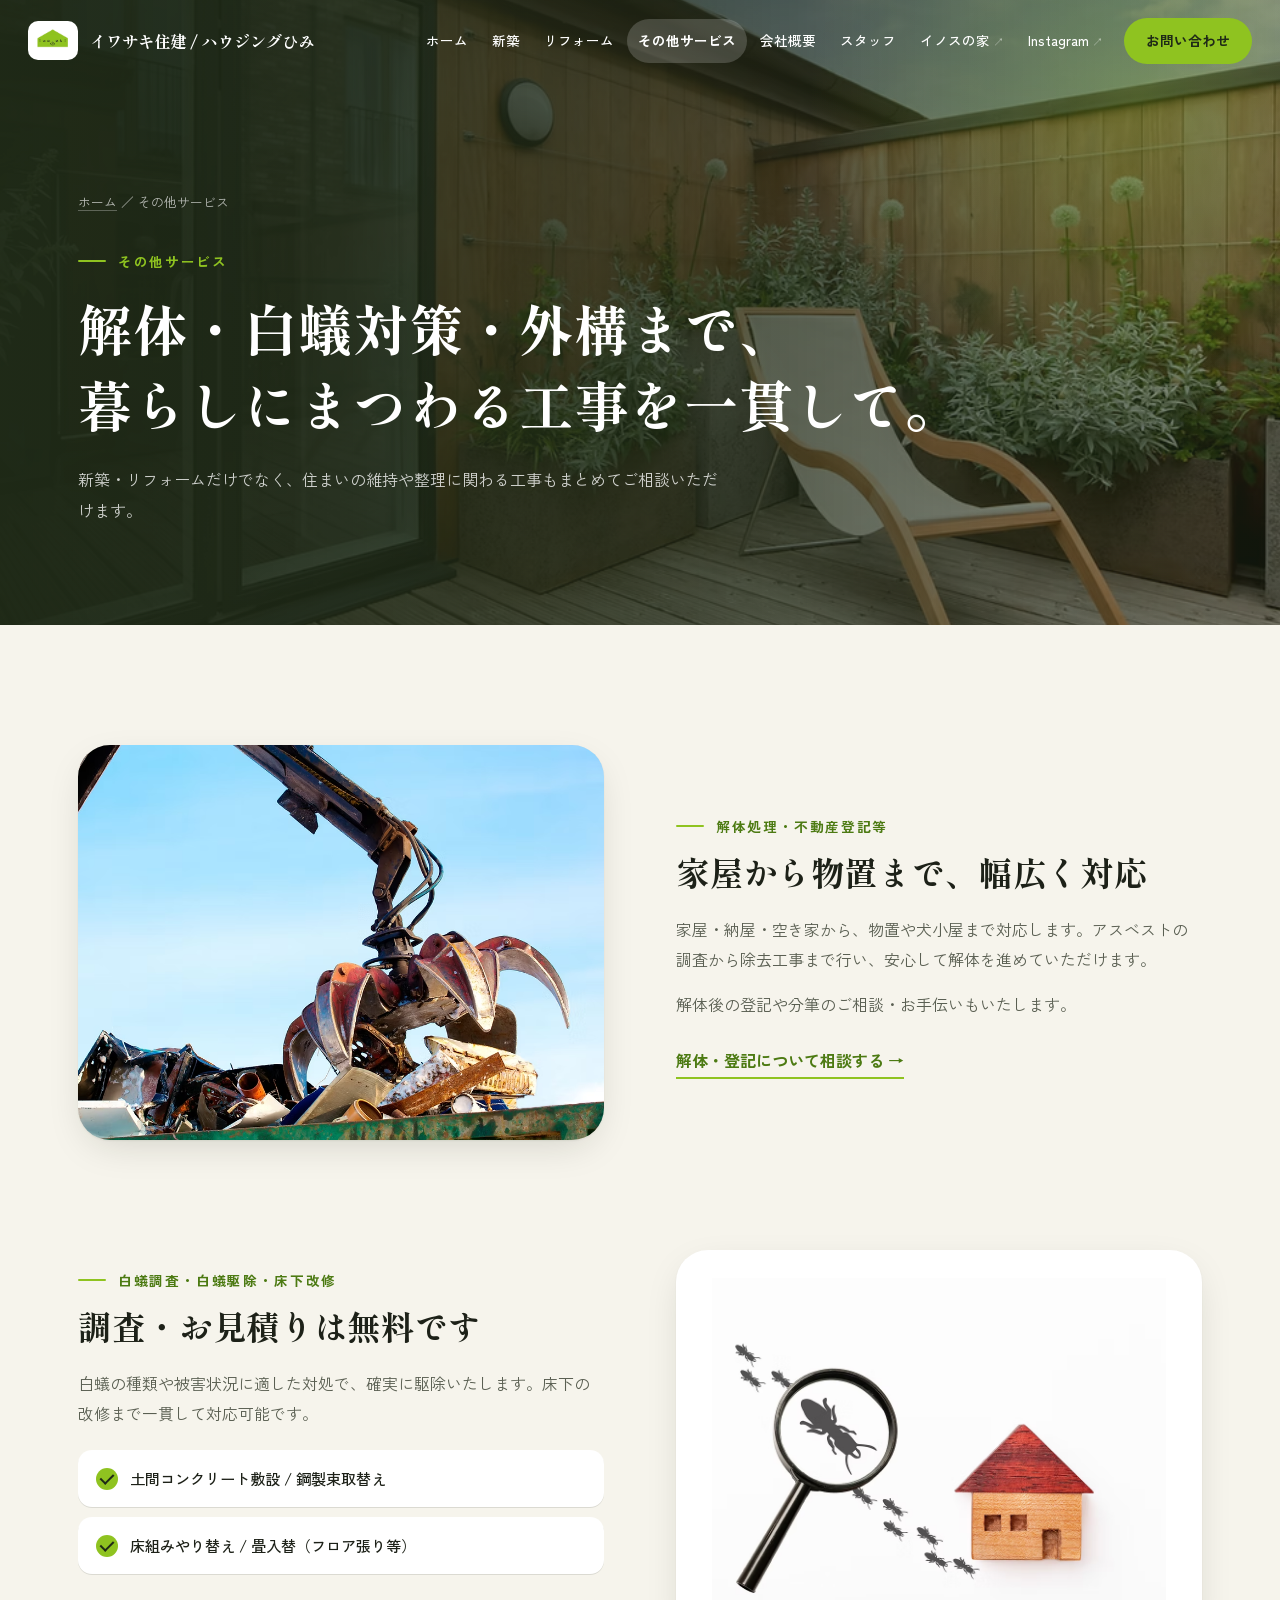
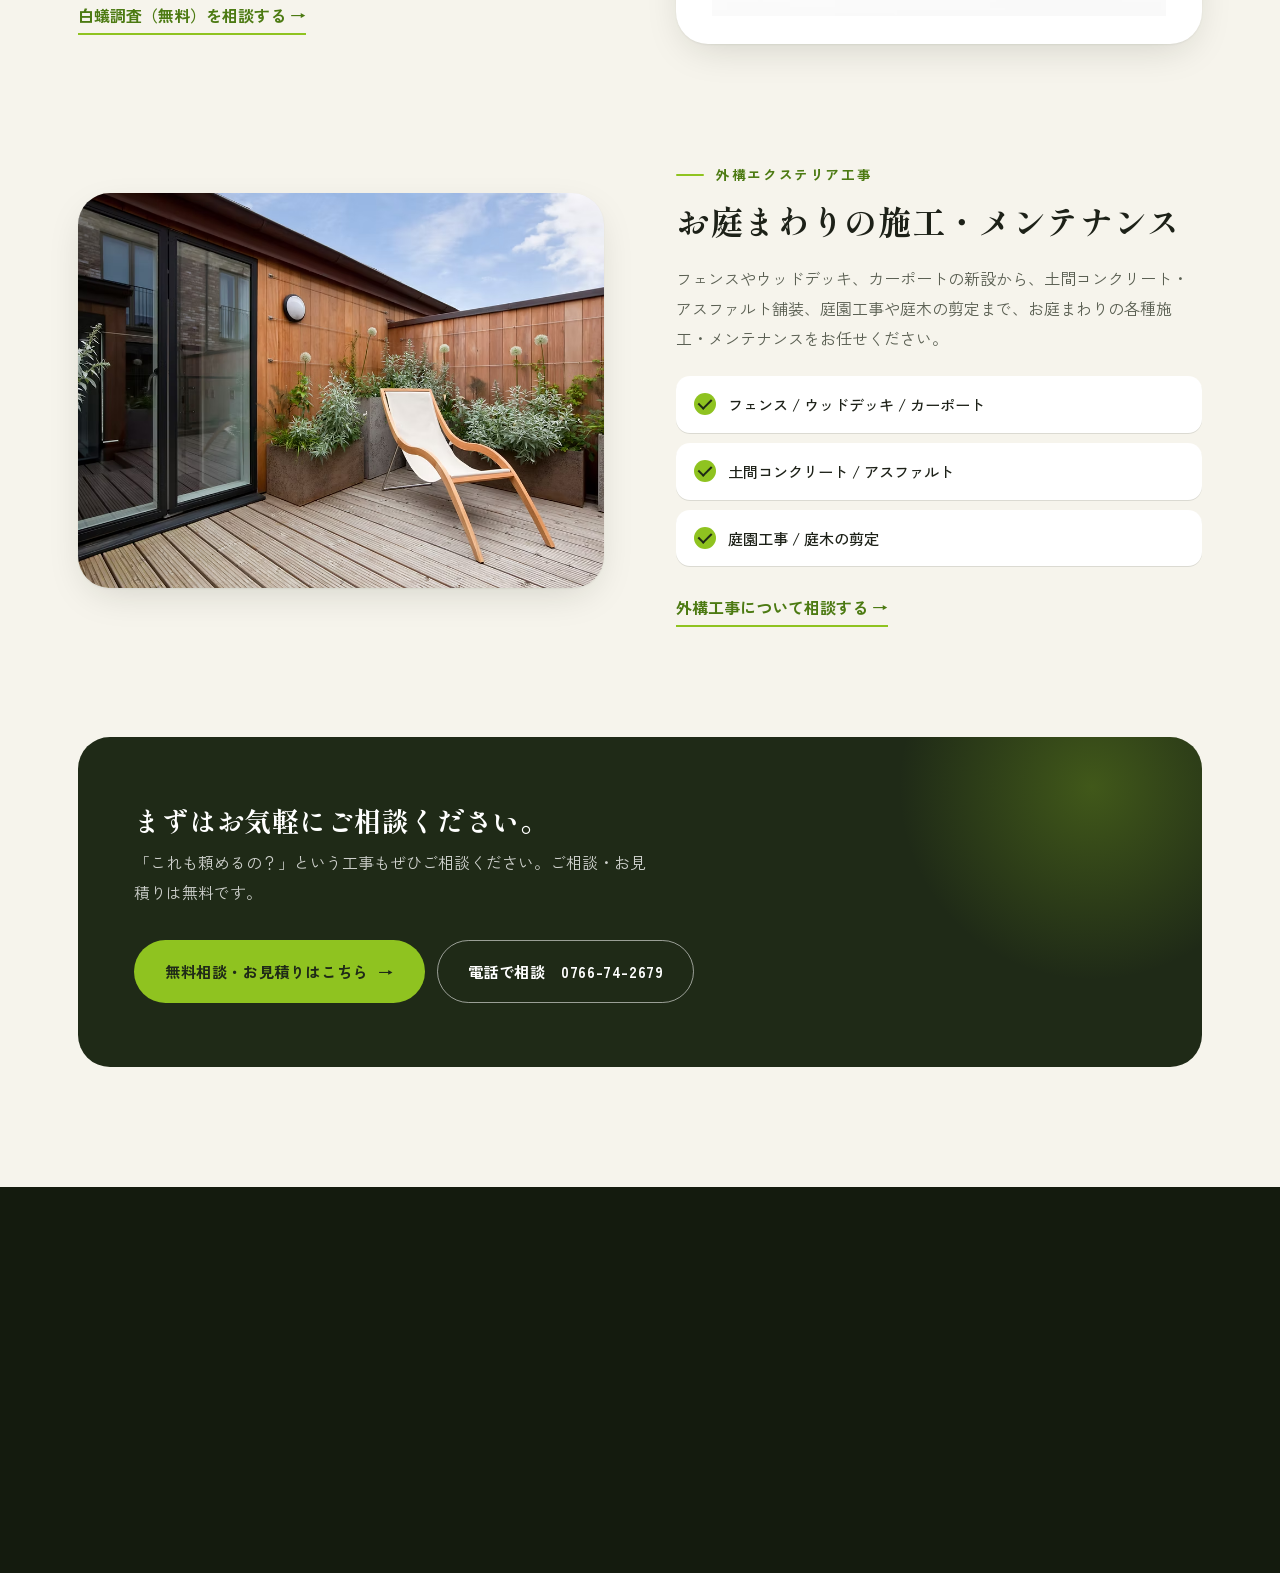
<file: services.html>
<!DOCTYPE html>
<html lang="ja"><head><meta charset="UTF-8"><meta name="format-detection" content="telephone=no"><meta name="viewport" content="width=device-width,initial-scale=1"><title>解体・白蟻対策・外構 | イワサキ住建 / ハウジングひみ</title><meta name="description" content="解体処理・不動産登記、白蟻調査・駆除・床下改修、外構エクステリア工事まで、氷見の暮らしにまつわる工事を一貫して。"><link rel="icon" href="icon.avif" type="image/avif"><meta property="og:type" content="website"><meta property="og:locale" content="ja_JP"><meta property="og:site_name" content="イワサキ住建 / ハウジングひみ"><meta property="og:title" content="解体・白蟻対策・外構 | イワサキ住建 / ハウジングひみ"><meta property="og:description" content="解体処理・不動産登記、白蟻調査・駆除・床下改修、外構エクステリア工事まで、氷見の暮らしにまつわる工事を一貫して。"><meta name="twitter:card" content="summary"><meta name="theme-color" content="#1F2A17"><link rel="preconnect" href="https://fonts.googleapis.com"><link rel="preconnect" href="https://fonts.gstatic.com" crossorigin><link href="https://fonts.googleapis.com/css2?family=Shippori+Mincho:wght@700&family=Zen+Kaku+Gothic+New:wght@400;500;700&display=swap" rel="stylesheet"><link rel="preload" as="image" href="gaikouekusuteria.avif" fetchpriority="high"><link rel="stylesheet" href="style.css"><script>document.documentElement.classList.add("js")</script><script type="application/ld+json">{"@context":"https://schema.org","@type":"BreadcrumbList","itemListElement":[{"@type":"ListItem","position":1,"name":"ホーム","item":"index.html"},{"@type":"ListItem","position":2,"name":"その他サービス"}]}</script></head><body><a class="skip" href="#main">本文へスキップ</a><header class="hd" id="hd"><div class="in">
<a href="index.html" class="brand"><img width="510" height="382" class="brand-mark" src="icon.avif" alt="イワサキ住建 ロゴ"><span><span class="brand-name">イワサキ住建 / ハウジングひみ</span><span class="brand-sub">富山県氷見市 — 住まいと暮らしのパートナー</span></span></a>
<button class="burger" id="burger" aria-label="メニューを開く" aria-expanded="false" aria-controls="nav"><span></span><span></span><span></span></button>
<nav class="nav" id="nav" aria-label="メインメニュー"><a href="index.html">ホーム</a><a href="shinchiku.html">新築</a><a href="reform.html">リフォーム</a><a href="services.html" class="cur" aria-current="page">その他サービス</a><a href="company.html">会社概要</a><a href="staff.html">スタッフ</a><a href="https://www.inos-ie.com/" target="_blank" rel="noopener">イノスの家<span class="ext">↗</span><span class="vh">（新しいタブで開きます）</span></a><a href="https://www.instagram.com/iwasaki.housinghimi" target="_blank" rel="noopener">Instagram<span class="ext">↗</span><span class="vh">（新しいタブで開きます）</span></a><a href="index.html#contact" class="nav-cta">お問い合わせ</a><a href="tel:0766742679" class="nav-tel">電話で相談　0766-74-2679</a></nav></div></header><main id="main" tabindex="-1">
<section class="phero" style="--pbg:url(gaikouekusuteria.avif)"><div class="wrap"><nav class="crumb" aria-label="パンくずリスト"><a href="index.html">ホーム</a> <span aria-hidden="true">／</span> <span aria-current="page">その他サービス</span></nav><div class="label">その他サービス</div><h1>解体・白蟻対策・外構まで、<br>暮らしにまつわる工事を一貫して。</h1><p>新築・リフォームだけでなく、住まいの維持や整理に関わる工事もまとめてご相談いただけます。</p></div></section><section class="sec"><div class="wrap"><div class="dr" id="kaitai"><div class="dr-img rv"><img width="962" height="720" src="kaitai.avif" alt="解体作業の様子" loading="lazy" decoding="async"></div><div class="rv d1"><div class="label">解体処理・不動産登記等</div><h2>家屋から物置まで、幅広く対応</h2><p>家屋・納屋・空き家から、物置や犬小屋まで対応します。アスベストの調査から除去工事まで行い、安心して解体を進めていただけます。</p><p>解体後の登記や分筆のご相談・お手伝いもいたします。</p><div class="dr-act"><a class="tlink" href="index.html?topic=%E8%A7%A3%E4%BD%93%E3%83%BB%E4%B8%8D%E5%8B%95%E7%94%A3%E7%99%BB%E8%A8%98#contact">解体・登記について相談する →</a></div></div></div><div class="dr rev" id="shiroari"><div class="dr-img rv"><img width="940" height="700" class="contain" src="siroari.avif" alt="白蟻調査・駆除" loading="lazy" decoding="async"></div><div class="rv d1"><div class="label">白蟻調査・白蟻駆除・床下改修</div><h2>調査・お見積りは無料です</h2><p>白蟻の種類や被害状況に適した対処で、確実に駆除いたします。床下の改修まで一貫して対応可能です。</p><ul class="checks"><li>土間コンクリート敷設 / 鋼製束取替え</li><li>床組みやり替え / 畳入替（フロア張り等）</li></ul><div class="dr-act"><a class="tlink" href="index.html?topic=%E7%99%BD%E8%9F%BB%E8%AA%BF%E6%9F%BB%E3%83%BB%E5%AF%BE%E7%AD%96#contact">白蟻調査（無料）を相談する →</a></div></div></div><div class="dr" id="exterior"><div class="dr-img rv"><img width="960" height="720" src="gaikouekusuteria.avif" alt="ウッドデッキのテラスと植栽の外構" loading="lazy" decoding="async"></div><div class="rv d1"><div class="label">外構エクステリア工事</div><h2>お庭まわりの施工・メンテナンス</h2><p>フェンスやウッドデッキ、カーポートの新設から、土間コンクリート・アスファルト舗装、庭園工事や庭木の剪定まで、お庭まわりの各種施工・メンテナンスをお任せください。</p><ul class="checks"><li>フェンス / ウッドデッキ / カーポート</li><li>土間コンクリート / アスファルト</li><li>庭園工事 / 庭木の剪定</li></ul><div class="dr-act"><a class="tlink" href="index.html?topic=%E5%A4%96%E6%A7%8B%E5%B7%A5%E4%BA%8B#contact">外構工事について相談する →</a></div></div></div><div class="cta rv"><div><h3>まずはお気軽にご相談ください。</h3><p>「これも頼めるの？」という工事もぜひご相談ください。ご相談・お見積りは無料です。</p></div><div class="cta-act"><a href="index.html#contact" class="btn btn-lime">無料相談・お見積りはこちら<span class="arr">→</span></a><a href="tel:0766742679" class="btn btn-ghost">電話で相談　0766-74-2679</a></div></div></div></section></main>
<footer class="ft"><div class="wrap"><div class="ft-top"><div><a href="index.html" class="brand"><img width="510" height="382" class="brand-mark" src="icon.avif" alt=""><span class="brand-name">イワサキ住建 / ハウジングひみ</span></a><p class="sm">富山県氷見市鞍川2045<br>TEL <a href="tel:0766742679">0766-74-2679</a><br>暮らしに、笑顔を建てる。</p></div>
<ul><li><a href="index.html">ホーム</a></li><li><a href="shinchiku.html">新築</a></li><li><a href="reform.html">リフォーム</a></li><li><a href="services.html">その他サービス</a></li><li><a href="company.html">会社概要</a></li><li><a href="staff.html">スタッフ紹介</a></li><li><a href="https://www.inos-ie.com/" target="_blank" rel="noopener">イノスの家 ↗<span class="vh">（新しいタブで開きます）</span></a></li><li><a href="https://www.instagram.com/iwasaki.housinghimi" target="_blank" rel="noopener">Instagram ↗<span class="vh">（新しいタブで開きます）</span></a></li></ul></div>
<p class="copy">&copy; イワサキ住建 / ハウジングひみ All Rights Reserved.</p></div></footer><div class="mbar" id="mbar"><a class="m-tel" href="tel:0766742679">電話で相談</a><a class="m-mail" href="index.html#contact">無料お問い合わせ</a></div><script src="main.js"></script></body></html>
</file>
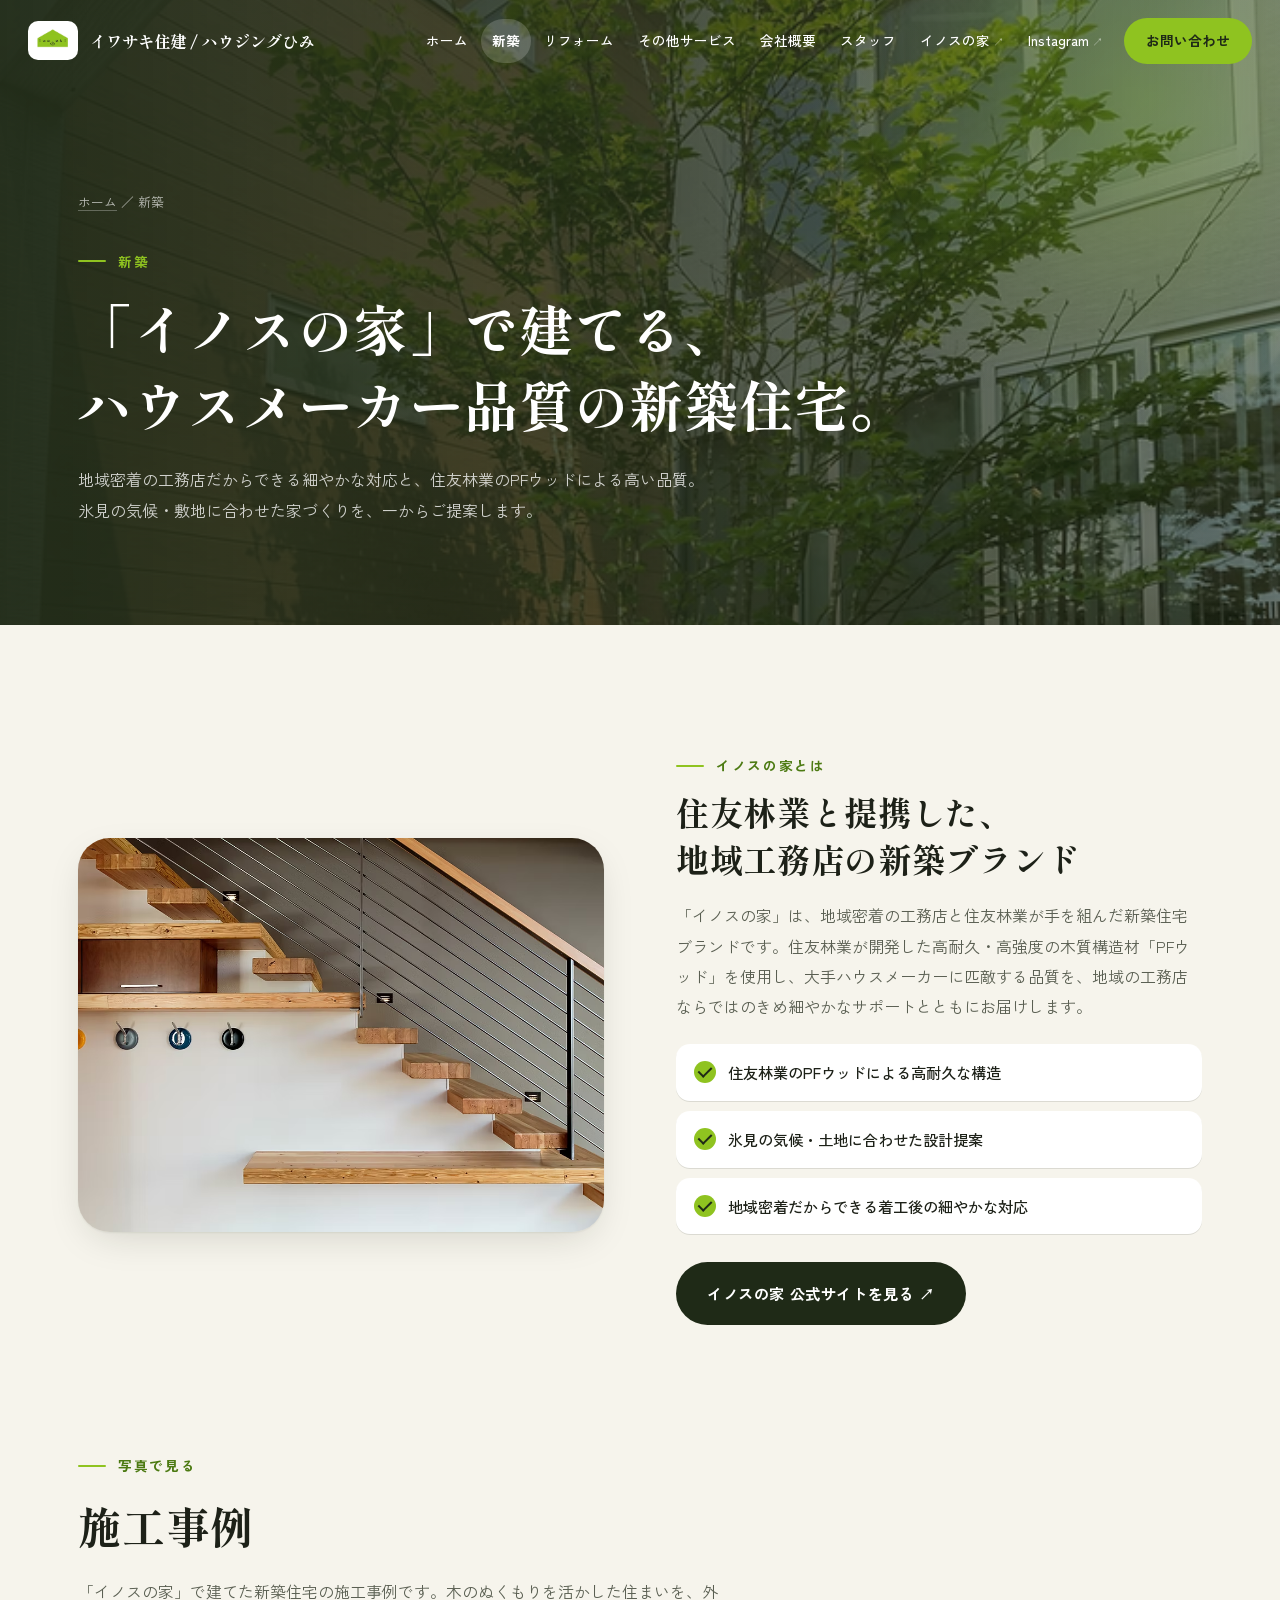
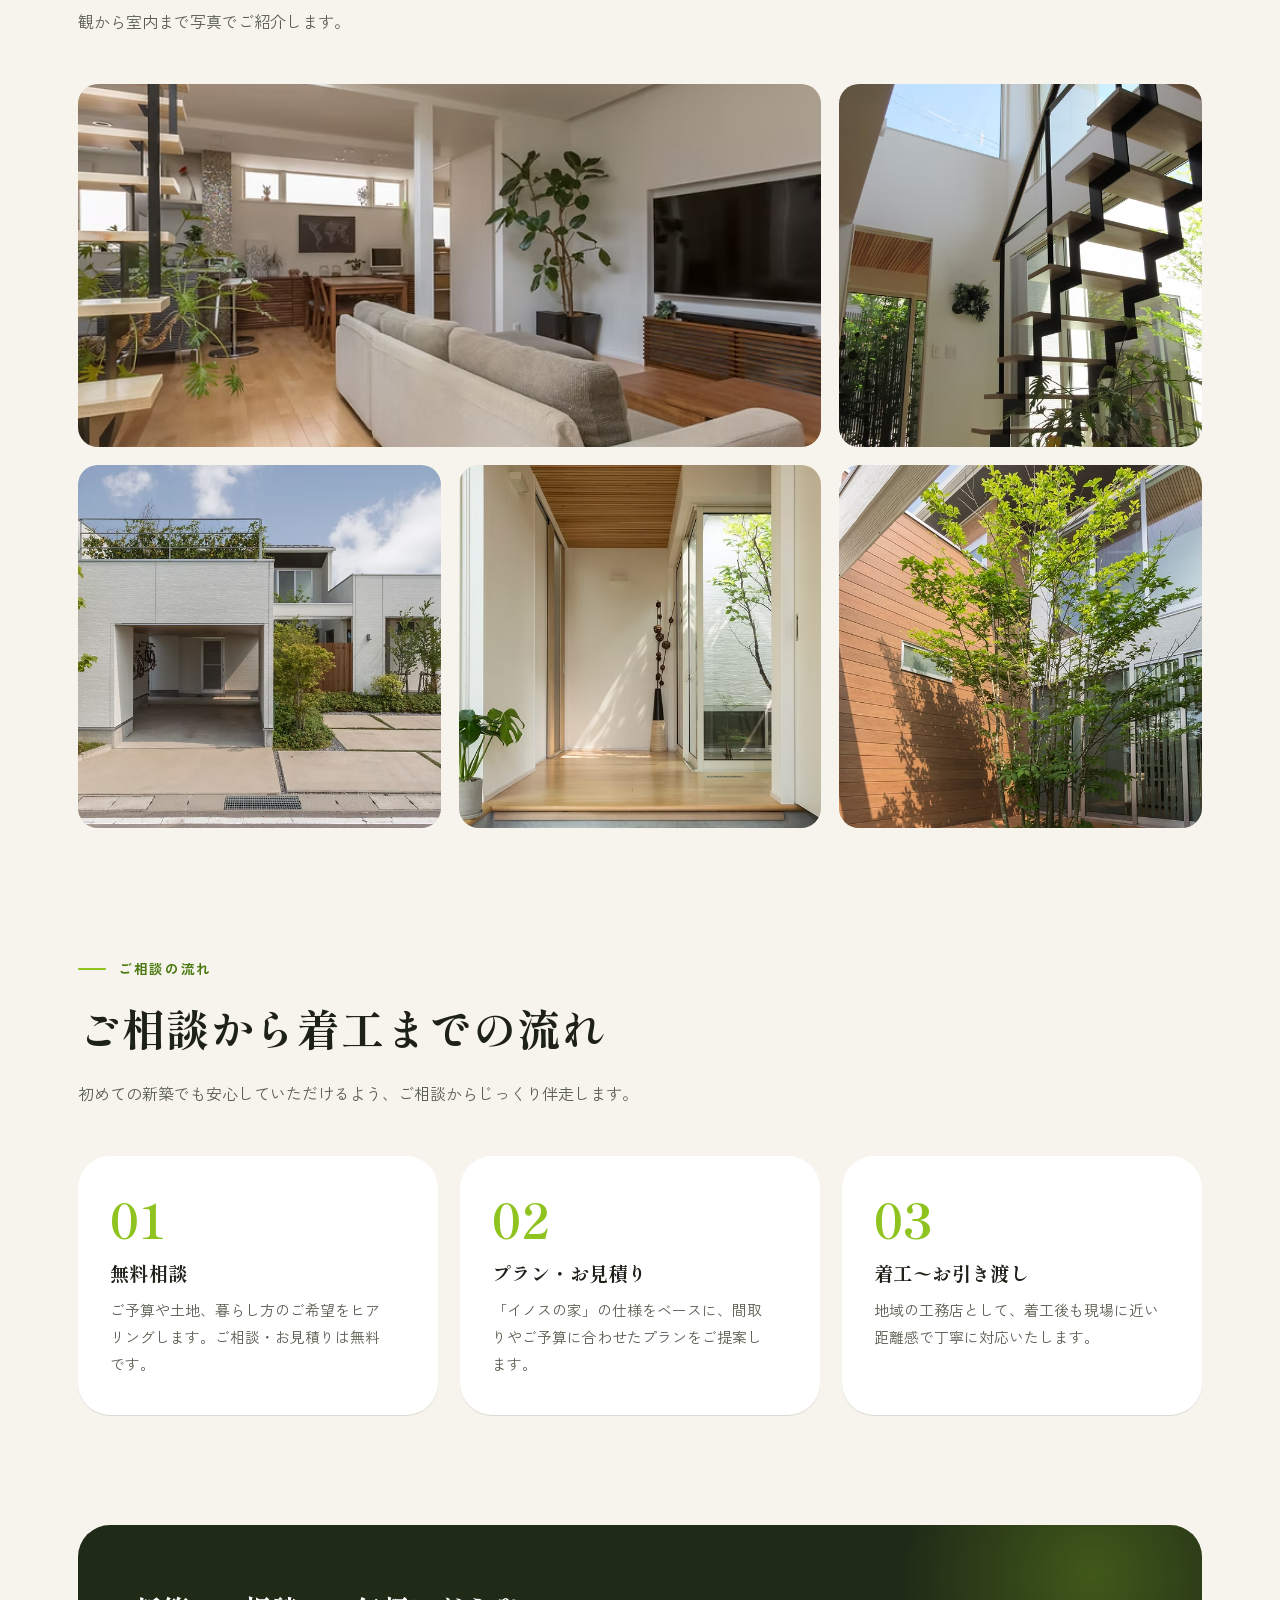
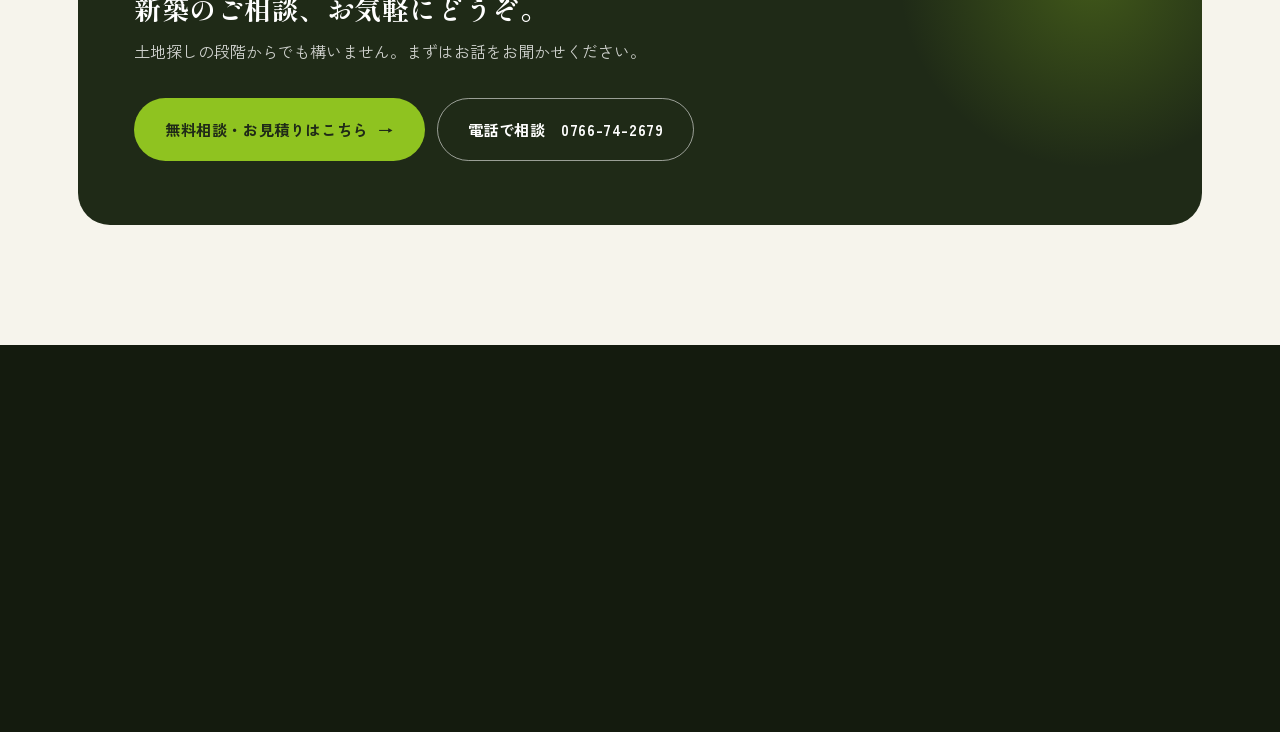
<file: shinchiku.html>
<!DOCTYPE html>
<html lang="ja"><head><meta charset="UTF-8"><meta name="format-detection" content="telephone=no"><meta name="viewport" content="width=device-width,initial-scale=1"><title>新築 | イワサキ住建 / ハウジングひみ</title><meta name="description" content="富山県氷見市のイワサキ住建 / ハウジングひみ。「イノスの家」で建てる、ハウスメーカー品質の新築住宅。"><link rel="icon" href="icon.avif" type="image/avif"><meta property="og:type" content="website"><meta property="og:locale" content="ja_JP"><meta property="og:site_name" content="イワサキ住建 / ハウジングひみ"><meta property="og:title" content="新築 | イワサキ住建 / ハウジングひみ"><meta property="og:description" content="富山県氷見市のイワサキ住建 / ハウジングひみ。「イノスの家」で建てる、ハウスメーカー品質の新築住宅。"><meta name="twitter:card" content="summary"><meta name="theme-color" content="#1F2A17"><link rel="preconnect" href="https://fonts.googleapis.com"><link rel="preconnect" href="https://fonts.gstatic.com" crossorigin><link href="https://fonts.googleapis.com/css2?family=Shippori+Mincho:wght@700&family=Zen+Kaku+Gothic+New:wght@400;500;700&display=swap" rel="stylesheet"><link rel="preload" as="image" href="sintiku5.avif" fetchpriority="high"><link rel="stylesheet" href="style.css"><script>document.documentElement.classList.add("js")</script><script type="application/ld+json">{"@context":"https://schema.org","@type":"BreadcrumbList","itemListElement":[{"@type":"ListItem","position":1,"name":"ホーム","item":"index.html"},{"@type":"ListItem","position":2,"name":"新築"}]}</script></head><body><a class="skip" href="#main">本文へスキップ</a><header class="hd" id="hd"><div class="in">
<a href="index.html" class="brand"><img width="510" height="382" class="brand-mark" src="icon.avif" alt="イワサキ住建 ロゴ"><span><span class="brand-name">イワサキ住建 / ハウジングひみ</span><span class="brand-sub">富山県氷見市 — 住まいと暮らしのパートナー</span></span></a>
<button class="burger" id="burger" aria-label="メニューを開く" aria-expanded="false" aria-controls="nav"><span></span><span></span><span></span></button>
<nav class="nav" id="nav" aria-label="メインメニュー"><a href="index.html">ホーム</a><a href="shinchiku.html" class="cur" aria-current="page">新築</a><a href="reform.html">リフォーム</a><a href="services.html">その他サービス</a><a href="company.html">会社概要</a><a href="staff.html">スタッフ</a><a href="https://www.inos-ie.com/" target="_blank" rel="noopener">イノスの家<span class="ext">↗</span><span class="vh">（新しいタブで開きます）</span></a><a href="https://www.instagram.com/iwasaki.housinghimi" target="_blank" rel="noopener">Instagram<span class="ext">↗</span><span class="vh">（新しいタブで開きます）</span></a><a href="index.html#contact" class="nav-cta">お問い合わせ</a><a href="tel:0766742679" class="nav-tel">電話で相談　0766-74-2679</a></nav></div></header><main id="main" tabindex="-1">
<section class="phero" style="--pbg:url(sintiku5.avif)"><div class="wrap"><nav class="crumb" aria-label="パンくずリスト"><a href="index.html">ホーム</a> <span aria-hidden="true">／</span> <span aria-current="page">新築</span></nav><div class="label">新築</div><h1>「イノスの家」で建てる、<br>ハウスメーカー品質の新築住宅。</h1><p>地域密着の工務店だからできる細やかな対応と、住友林業のPFウッドによる高い品質。氷見の気候・敷地に合わせた家づくりを、一からご提案します。</p></div></section><section class="sec"><div class="wrap">
<div class="dr"><div class="dr-img rv"><img width="960" height="720" src="sintiku.avif" alt="木の踏み板とワイヤーの手すりが美しい階段" loading="lazy" decoding="async"></div><div class="rv d1"><div class="label">イノスの家とは</div><h2>住友林業と提携した、地域工務店の新築ブランド</h2><p>「イノスの家」は、地域密着の工務店と住友林業が手を組んだ新築住宅ブランドです。住友林業が開発した高耐久・高強度の木質構造材「PFウッド」を使用し、大手ハウスメーカーに匹敵する品質を、地域の工務店ならではのきめ細やかなサポートとともにお届けします。</p><ul class="checks"><li>住友林業のPFウッドによる高耐久な構造</li><li>氷見の気候・土地に合わせた設計提案</li><li>地域密着だからできる着工後の細やかな対応</li></ul><div style="margin-top:28px"><a href="https://www.inos-ie.com/" target="_blank" rel="noopener" class="btn btn-dark">イノスの家 公式サイトを見る ↗<span class="vh">（新しいタブで開きます）</span></a></div></div></div>
<div class="rv" style="margin-top:120px"><div class="label">写真で見る</div><h2 class="title">施工事例</h2><p class="lead">「イノスの家」で建てた新築住宅の施工事例です。木のぬくもりを活かした住まいを、外観から室内まで写真でご紹介します。</p></div>
<div class="gal"><div class="rv d1"><img width="680" height="603" src="sintiku3.avif" alt="吹き抜けのあるリビング。無垢の床と大きなソファ" loading="lazy" decoding="async"></div><div class="rv d2"><img width="680" height="603" src="sintiku1.avif" alt="木と黒い鉄の階段と、中庭の緑が見える吹き抜け" loading="lazy" decoding="async"></div><div class="rv d3"><img width="680" height="603" src="sintiku2.avif" alt="白い外壁と植栽が調和する新築住宅の外観" loading="lazy" decoding="async"></div><div class="rv d1"><img width="680" height="603" src="sintiku4.avif" alt="木の天井と中庭の緑が見える明るい玄関ホール" loading="lazy" decoding="async"></div><div class="rv d2"><img width="680" height="603" src="sintiku5.avif" alt="木目の外壁と庭木のある中庭" loading="lazy" decoding="async"></div></div>
<div class="rv" style="margin-top:120px"><div class="label">ご相談の流れ</div><h2 class="title">ご相談から着工までの流れ</h2><p class="lead">初めての新築でも安心していただけるよう、ご相談からじっくり伴走します。</p></div>
<div class="steps"><div class="step rv"><h3>無料相談</h3><p>ご予算や土地、暮らし方のご希望をヒアリングします。ご相談・お見積りは無料です。</p></div><div class="step rv d1"><h3>プラン・お見積り</h3><p>「イノスの家」の仕様をベースに、間取りやご予算に合わせたプランをご提案します。</p></div><div class="step rv d2"><h3>着工〜お引き渡し</h3><p>地域の工務店として、着工後も現場に近い距離感で丁寧に対応いたします。</p></div></div>
<div class="cta rv"><div><h3>新築のご相談、お気軽にどうぞ。</h3><p>土地探しの段階からでも構いません。まずはお話をお聞かせください。</p></div><div class="cta-act"><a href="index.html?topic=%E6%96%B0%E7%AF%89%EF%BC%88%E3%82%A4%E3%83%8E%E3%82%B9%E3%81%AE%E5%AE%B6%EF%BC%89#contact" class="btn btn-lime">無料相談・お見積りはこちら<span class="arr">→</span></a><a href="tel:0766742679" class="btn btn-ghost">電話で相談　0766-74-2679</a></div></div></div></section></main>
<footer class="ft"><div class="wrap"><div class="ft-top"><div><a href="index.html" class="brand"><img width="510" height="382" class="brand-mark" src="icon.avif" alt=""><span class="brand-name">イワサキ住建 / ハウジングひみ</span></a><p class="sm">富山県氷見市鞍川2045<br>TEL <a href="tel:0766742679">0766-74-2679</a><br>暮らしに、笑顔を建てる。</p></div>
<ul><li><a href="index.html">ホーム</a></li><li><a href="shinchiku.html">新築</a></li><li><a href="reform.html">リフォーム</a></li><li><a href="services.html">その他サービス</a></li><li><a href="company.html">会社概要</a></li><li><a href="staff.html">スタッフ紹介</a></li><li><a href="https://www.inos-ie.com/" target="_blank" rel="noopener">イノスの家 ↗<span class="vh">（新しいタブで開きます）</span></a></li><li><a href="https://www.instagram.com/iwasaki.housinghimi" target="_blank" rel="noopener">Instagram ↗<span class="vh">（新しいタブで開きます）</span></a></li></ul></div>
<p class="copy">&copy; イワサキ住建 / ハウジングひみ All Rights Reserved.</p></div></footer><div class="mbar" id="mbar"><a class="m-tel" href="tel:0766742679">電話で相談</a><a class="m-mail" href="index.html?topic=%E6%96%B0%E7%AF%89%EF%BC%88%E3%82%A4%E3%83%8E%E3%82%B9%E3%81%AE%E5%AE%B6%EF%BC%89#contact">無料お問い合わせ</a></div><script src="main.js"></script></body></html>
</file>
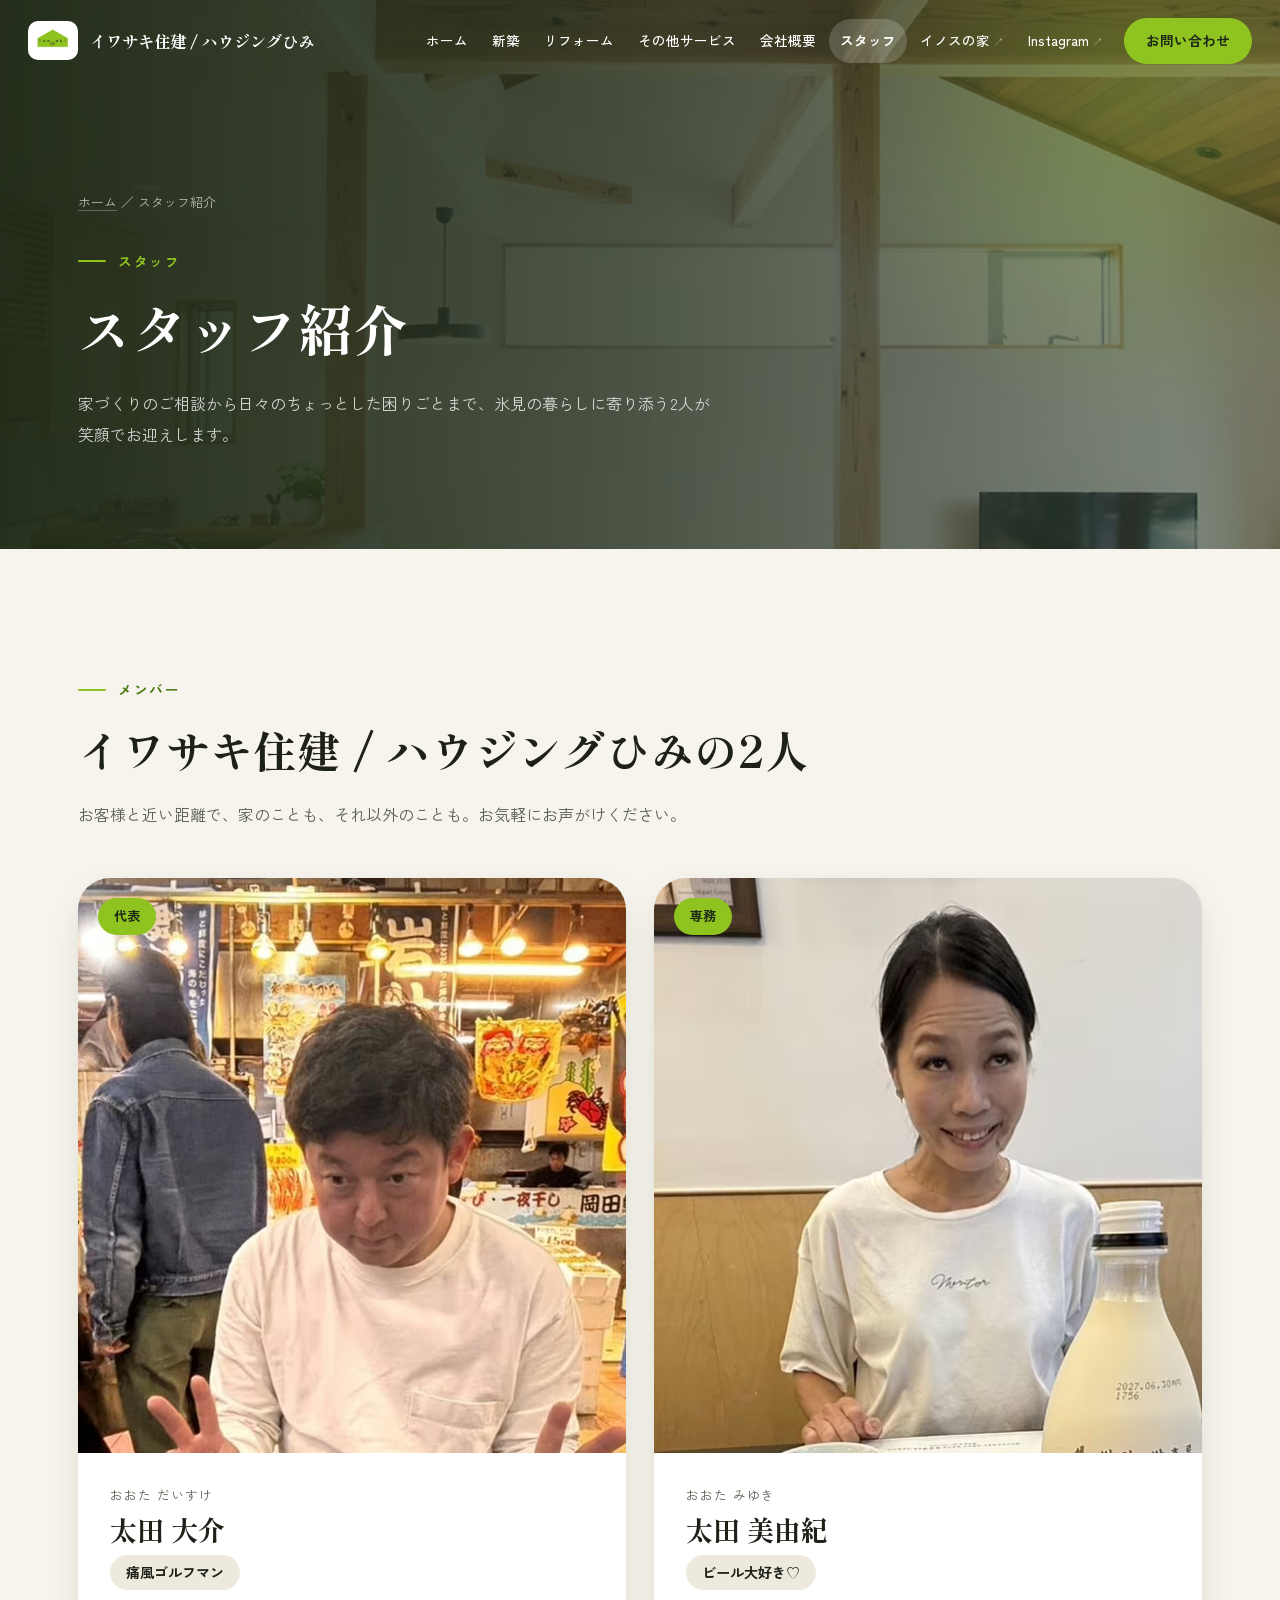
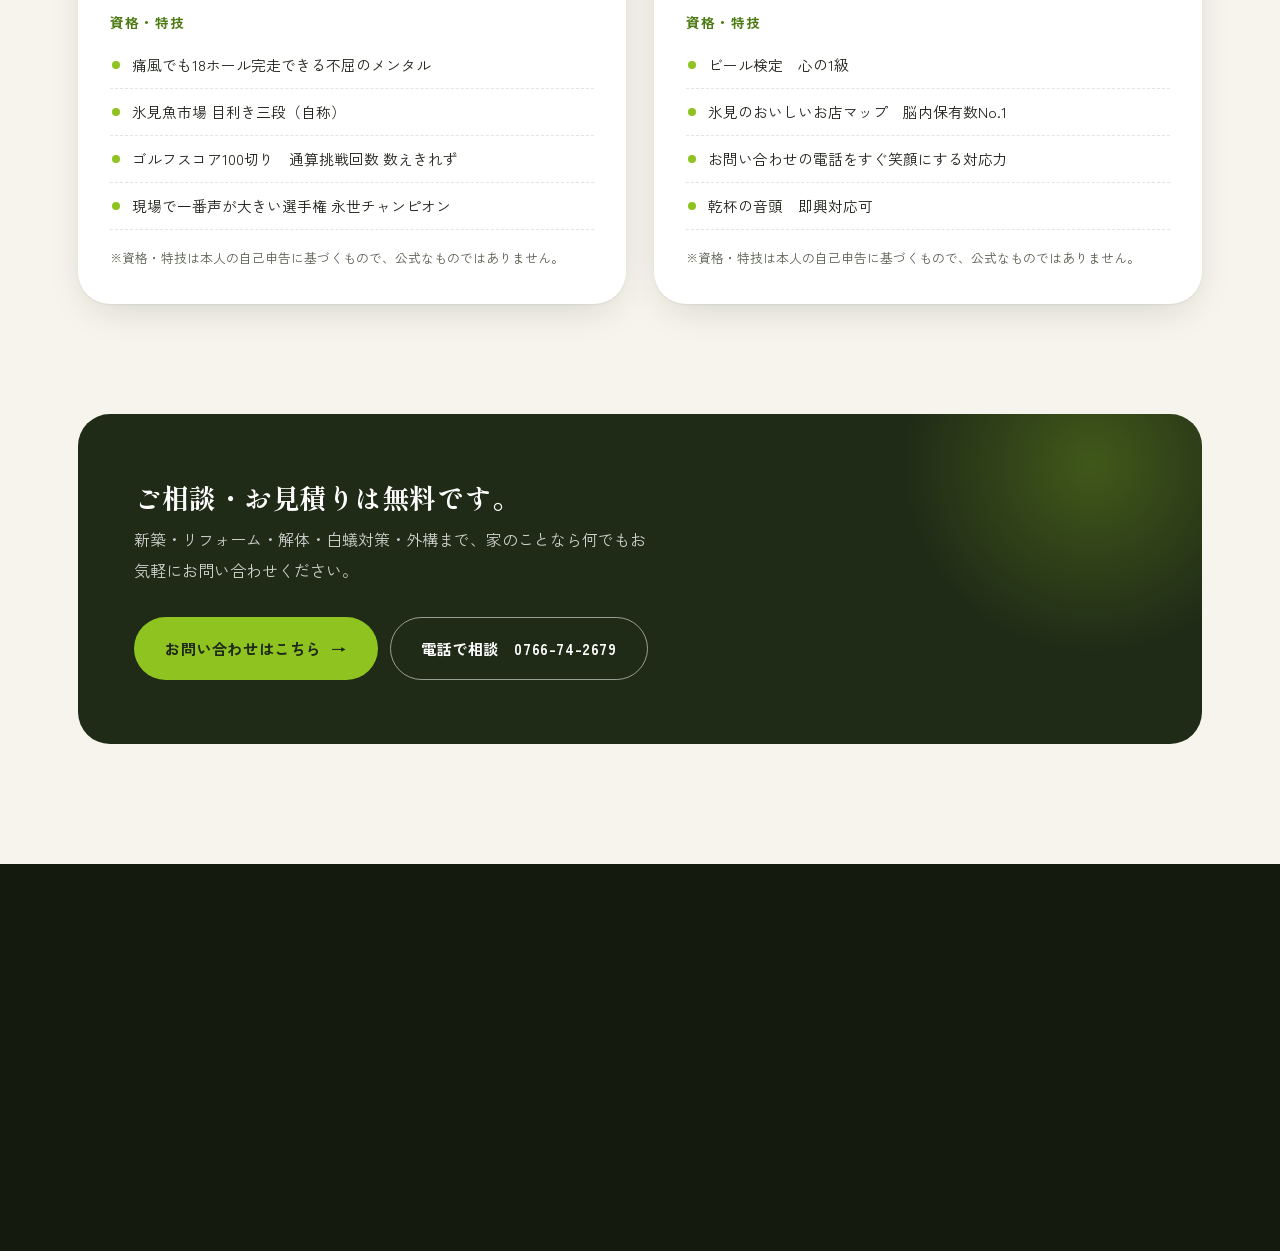
<file: staff.html>
<!DOCTYPE html>
<html lang="ja"><head><meta charset="UTF-8"><meta name="format-detection" content="telephone=no"><meta name="viewport" content="width=device-width,initial-scale=1"><title>スタッフ紹介 | イワサキ住建 / ハウジングひみ</title><meta name="description" content="イワサキ住建 / ハウジングひみのスタッフ紹介。氷見の暮らしに寄り添う2人が笑顔でお迎えします。"><link rel="icon" href="icon.avif" type="image/avif"><meta property="og:type" content="website"><meta property="og:locale" content="ja_JP"><meta property="og:site_name" content="イワサキ住建 / ハウジングひみ"><meta property="og:title" content="スタッフ紹介 | イワサキ住建 / ハウジングひみ"><meta property="og:description" content="イワサキ住建 / ハウジングひみのスタッフ紹介。氷見の暮らしに寄り添う2人が笑顔でお迎えします。"><meta name="twitter:card" content="summary"><meta name="theme-color" content="#1F2A17"><link rel="preconnect" href="https://fonts.googleapis.com"><link rel="preconnect" href="https://fonts.gstatic.com" crossorigin><link href="https://fonts.googleapis.com/css2?family=Shippori+Mincho:wght@700&family=Zen+Kaku+Gothic+New:wght@400;500;700&display=swap" rel="stylesheet"><link rel="preload" as="image" href="homu.avif" fetchpriority="high"><link rel="stylesheet" href="style.css"><script>document.documentElement.classList.add("js")</script><script type="application/ld+json">{"@context":"https://schema.org","@type":"BreadcrumbList","itemListElement":[{"@type":"ListItem","position":1,"name":"ホーム","item":"index.html"},{"@type":"ListItem","position":2,"name":"スタッフ紹介"}]}</script></head><body><a class="skip" href="#main">本文へスキップ</a><header class="hd" id="hd"><div class="in">
<a href="index.html" class="brand"><img width="510" height="382" class="brand-mark" src="icon.avif" alt="イワサキ住建 ロゴ"><span><span class="brand-name">イワサキ住建 / ハウジングひみ</span><span class="brand-sub">富山県氷見市 — 住まいと暮らしのパートナー</span></span></a>
<button class="burger" id="burger" aria-label="メニューを開く" aria-expanded="false" aria-controls="nav"><span></span><span></span><span></span></button>
<nav class="nav" id="nav" aria-label="メインメニュー"><a href="index.html">ホーム</a><a href="shinchiku.html">新築</a><a href="reform.html">リフォーム</a><a href="services.html">その他サービス</a><a href="company.html">会社概要</a><a href="staff.html" class="cur" aria-current="page">スタッフ</a><a href="https://www.inos-ie.com/" target="_blank" rel="noopener">イノスの家<span class="ext">↗</span><span class="vh">（新しいタブで開きます）</span></a><a href="https://www.instagram.com/iwasaki.housinghimi" target="_blank" rel="noopener">Instagram<span class="ext">↗</span><span class="vh">（新しいタブで開きます）</span></a><a href="index.html#contact" class="nav-cta">お問い合わせ</a><a href="tel:0766742679" class="nav-tel">電話で相談　0766-74-2679</a></nav></div></header><main id="main" tabindex="-1">
<section class="phero" style="--pbg:url(homu.avif)"><div class="wrap"><nav class="crumb" aria-label="パンくずリスト"><a href="index.html">ホーム</a> <span aria-hidden="true">／</span> <span aria-current="page">スタッフ紹介</span></nav><div class="label">スタッフ</div><h1>スタッフ紹介</h1><p>家づくりのご相談から日々のちょっとした困りごとまで、氷見の暮らしに寄り添う2人が笑顔でお迎えします。</p></div></section><section class="sec"><div class="wrap"><div class="rv"><div class="label">メンバー</div><h2 class="title">イワサキ住建 / ハウジングひみの2人</h2><p class="lead">お客様と近い距離で、家のことも、それ以外のことも。お気軽にお声がけください。</p></div><div class="staff"><article class="sc rv"><div class="sc-ph"><img width="800" height="1000" src="staff-daisuke.avif" alt="太田大介" loading="lazy" decoding="async"><span class="role">代表</span></div><div class="sc-b"><span class="kana">おおた だいすけ</span><div class="nm">太田 大介</div><div class="qt">痛風ゴルフマン</div><div class="ql">資格・特技</div><ul><li>痛風でも18ホール完走できる不屈のメンタル</li><li>氷見魚市場 目利き三段（自称）</li><li>ゴルフスコア100切り　通算挑戦回数 数えきれず</li><li>現場で一番声が大きい選手権 永世チャンピオン</li></ul><p class="note">※資格・特技は本人の自己申告に基づくもので、公式なものではありません。</p></div></article><article class="sc rv"><div class="sc-ph"><img width="800" height="1000" src="staff-miyuki.avif" alt="太田美由紀" loading="lazy" decoding="async"><span class="role">専務</span></div><div class="sc-b"><span class="kana">おおた みゆき</span><div class="nm">太田 美由紀</div><div class="qt">ビール大好き♡</div><div class="ql">資格・特技</div><ul><li>ビール検定　心の1級</li><li>氷見のおいしいお店マップ　脳内保有数No.1</li><li>お問い合わせの電話をすぐ笑顔にする対応力</li><li>乾杯の音頭　即興対応可</li></ul><p class="note">※資格・特技は本人の自己申告に基づくもので、公式なものではありません。</p></div></article></div><div class="cta rv"><div><h3>ご相談・お見積りは無料です。</h3><p>新築・リフォーム・解体・白蟻対策・外構まで、家のことなら何でもお気軽にお問い合わせください。</p></div><div class="cta-act"><a href="index.html#contact" class="btn btn-lime">お問い合わせはこちら<span class="arr">→</span></a><a href="tel:0766742679" class="btn btn-ghost">電話で相談　0766-74-2679</a></div></div></div></section></main>
<footer class="ft"><div class="wrap"><div class="ft-top"><div><a href="index.html" class="brand"><img width="510" height="382" class="brand-mark" src="icon.avif" alt=""><span class="brand-name">イワサキ住建 / ハウジングひみ</span></a><p class="sm">富山県氷見市鞍川2045<br>TEL <a href="tel:0766742679">0766-74-2679</a><br>暮らしに、笑顔を建てる。</p></div>
<ul><li><a href="index.html">ホーム</a></li><li><a href="shinchiku.html">新築</a></li><li><a href="reform.html">リフォーム</a></li><li><a href="services.html">その他サービス</a></li><li><a href="company.html">会社概要</a></li><li><a href="staff.html">スタッフ紹介</a></li><li><a href="https://www.inos-ie.com/" target="_blank" rel="noopener">イノスの家 ↗<span class="vh">（新しいタブで開きます）</span></a></li><li><a href="https://www.instagram.com/iwasaki.housinghimi" target="_blank" rel="noopener">Instagram ↗<span class="vh">（新しいタブで開きます）</span></a></li></ul></div>
<p class="copy">&copy; イワサキ住建 / ハウジングひみ All Rights Reserved.</p></div></footer><div class="mbar" id="mbar"><a class="m-tel" href="tel:0766742679">電話で相談</a><a class="m-mail" href="index.html#contact">無料お問い合わせ</a></div><script src="main.js"></script></body></html>
</file>
<file: style.css>
:root{
  --lime:#8FC320; --green:#4C7A12; --forest:#1F2A17; --forest-2:#2B3A20;
  --paper:#F6F4EC; --paper-2:#EDEADD; --white:#fff;
  --ink:#1D2118; --ink-2:#5A5F52; --line:rgba(29,33,24,.12);
  --wood:#B9884E;
  --r:20px; --r-lg:32px;
  --serif:"Shippori Mincho","Noto Serif JP",serif;
  --sans:"Zen Kaku Gothic New","Hiragino Kaku Gothic ProN",sans-serif;
  --shadow:0 1px 2px rgba(20,28,12,.06),0 12px 40px -12px rgba(20,28,12,.18);
}
*{box-sizing:border-box;margin:0;padding:0}
html{scroll-behavior:smooth;scroll-padding-top:90px}
body{font-family:var(--sans);color:var(--ink);background:var(--paper);line-height:1.9;font-size:16px;overflow-x:hidden;-webkit-font-smoothing:antialiased}
img{max-width:100%;display:block}
a{color:inherit;text-decoration:none}
ul{list-style:none}
h1,h2,h3,h4{font-family:var(--serif);font-weight:700;line-height:1.4;letter-spacing:.02em}
.wrap{max-width:1180px;margin:0 auto;padding:0 28px}
.sec{padding:120px 0}
.sec.tight{padding:80px 0}

/* label */
.label{display:inline-flex;align-items:center;gap:12px;font:700 .75rem/1 var(--sans);letter-spacing:.22em;text-transform:uppercase;color:var(--green);margin-bottom:22px}
.label::before{content:"";width:28px;height:2px;background:var(--lime);border-radius:2px}
.on-dark .label{color:var(--lime)}
h1,h2,h3{text-wrap:balance;word-break:auto-phrase}
h2.title{font-size:clamp(1.8rem,3.6vw,2.7rem);margin-bottom:20px}
.lead{color:var(--ink-2);max-width:640px}
.on-dark .lead{color:rgba(246,244,236,.72)}

/* buttons */
.btn{display:inline-flex;align-items:center;gap:10px;padding:16px 30px;border-radius:999px;font-weight:700;font-size:.95rem;letter-spacing:.04em;transition:transform .25s,background .25s,box-shadow .25s;border:1.5px solid transparent;cursor:pointer;font-family:var(--sans)}
.btn .arr{transition:transform .25s}
.btn:hover .arr{transform:translateX(4px)}
.btn-lime{background:var(--lime);color:var(--forest)}
.btn-lime:hover{background:#a1d630;transform:translateY(-2px);box-shadow:0 10px 26px -8px rgba(143,195,32,.7)}
.btn-ghost{border-color:rgba(255,255,255,.55);color:#fff}
.btn-ghost:hover{background:rgba(255,255,255,.14)}
.btn-dark{background:var(--forest);color:#fff}
.btn-dark:hover{background:var(--forest-2);transform:translateY(-2px)}
.tlink{display:inline-flex;align-items:center;gap:8px;font-weight:700;color:var(--green);border-bottom:2px solid var(--lime);padding-bottom:2px}
.tlink:hover{color:var(--forest)}

/* header */
.hd{position:fixed;inset:0 0 auto 0;z-index:100;transition:background .3s,box-shadow .3s,padding .3s;padding:18px 0}
.hd .in{max-width:1320px;margin:0 auto;padding:0 28px;display:flex;align-items:center;justify-content:space-between;gap:20px}
.brand{display:flex;align-items:center;gap:12px;min-width:0}
.brand-mark{width:50px;height:auto;border-radius:10px;background:#fff;padding:3px;flex-shrink:0}
.brand-name{font:700 1.02rem/1.3 var(--serif);color:#fff;transition:color .3s}
.brand-sub{display:block;font:500 .68rem/1.3 var(--sans);letter-spacing:.06em;opacity:.8;color:#fff;transition:color .3s}
.nav{display:flex;align-items:center;gap:2px;flex-shrink:0}
.nav a{padding:9px 11px;font-size:.85rem;font-weight:500;color:#fff;border-radius:999px;transition:background .2s,color .2s;white-space:nowrap}
.nav a:hover{background:rgba(255,255,255,.14)}
.nav a.cur{background:rgba(255,255,255,.18);font-weight:700}
.nav .ext{font-size:.7rem;opacity:.6;margin-left:3px}
.nav .nav-cta{background:var(--lime);color:var(--forest);font-weight:700;margin-left:8px;padding:10px 22px}
.nav .nav-cta:hover{background:#a1d630}
.nav .nav-tel{display:none}
.hd.solid{background:rgba(246,244,236,.92);backdrop-filter:blur(14px);box-shadow:0 1px 0 var(--line);padding:10px 0}
.hd.solid .brand-name{color:var(--ink)}
.hd.solid .brand-sub{color:var(--ink-2)}
.hd.solid .nav a:not(.nav-cta){color:var(--ink)}
.hd.solid .nav a:not(.nav-cta):hover{background:var(--paper-2)}
.hd.solid .nav a.cur{background:var(--paper-2)}
.burger{display:none;width:46px;height:46px;border:0;background:rgba(255,255,255,.16);border-radius:50%;cursor:pointer;position:relative;z-index:130}
.burger span{position:absolute;left:14px;right:14px;height:2px;background:#fff;border-radius:2px;transition:.3s}
.burger span:nth-child(1){top:17px}.burger span:nth-child(2){top:22px}.burger span:nth-child(3){top:27px}
.hd.solid .burger{background:var(--paper-2)}
.hd.solid .burger span{background:var(--ink)}
.burger.open span{background:#fff!important}
.burger.open span:nth-child(1){top:22px;transform:rotate(45deg)}
.burger.open span:nth-child(2){opacity:0}
.burger.open span:nth-child(3){top:22px;transform:rotate(-45deg)}

/* hero */
.hero{position:relative;min-height:100svh;display:flex;align-items:flex-end;color:#fff;overflow:hidden;background:var(--forest)}
.hero-bg{position:absolute;inset:0;background:url(homu.avif) center/cover;transform:scale(1.06);animation:zoom 14s ease-out forwards}
@keyframes zoom{to{transform:scale(1)}}
.hero::after{content:"";position:absolute;inset:0;background:linear-gradient(180deg,rgba(18,24,12,.6) 0%,rgba(18,24,12,.22) 35%,rgba(18,24,12,.86) 100%)}
.hero .wrap{position:relative;z-index:2;width:100%;padding-bottom:110px;padding-top:160px}
.hero-tag{display:inline-flex;align-items:center;gap:10px;padding:8px 16px;border:1px solid rgba(255,255,255,.35);border-radius:999px;font-size:.8rem;letter-spacing:.1em;backdrop-filter:blur(8px);background:rgba(255,255,255,.08);margin-bottom:28px}
.hero-tag i{width:8px;height:8px;border-radius:50%;background:var(--lime);box-shadow:0 0 0 4px rgba(143,195,32,.3)}
.hero h1{font-size:clamp(2.4rem,6.4vw,5rem);line-height:1.25;font-weight:700;margin-bottom:26px;max-width:14em}
.hero h1 em{font-style:normal;color:var(--lime);position:relative}
.hero p.sub{max-width:560px;color:rgba(255,255,255,.88);font-size:1.05rem;margin-bottom:38px}
.hero-actions{display:flex;gap:14px;flex-wrap:wrap}
.hero-corp{position:absolute;right:28px;bottom:36px;z-index:2;font-size:.72rem;letter-spacing:.2em;writing-mode:vertical-rl;opacity:.75}
.scroll{position:absolute;left:50%;bottom:26px;z-index:2;width:1px;height:48px;background:linear-gradient(var(--lime),transparent);animation:sc 2s infinite}
@keyframes sc{0%{transform:scaleY(0);transform-origin:top}50%{transform:scaleY(1);transform-origin:top}51%{transform-origin:bottom}100%{transform:scaleY(0);transform-origin:bottom}}

/* stats ribbon */
.ribbon{background:var(--forest);color:#fff}
.ribbon .wrap{display:grid;grid-template-columns:repeat(3,1fr)}
.rb{padding:36px 28px;border-left:1px solid rgba(255,255,255,.12);display:flex;align-items:baseline;gap:16px}
.rb:first-child{border-left:0;padding-left:0}
.rb b{font:700 2.6rem/1 var(--serif);color:var(--lime)}
.rb span{font-size:.88rem;opacity:.8}

/* about */
.about-grid{display:grid;grid-template-columns:1.05fr 1fr;gap:80px;align-items:center}
.about-grid p{color:var(--ink-2);margin-bottom:30px}
.about-img{position:relative}
.about-img img{border-radius:var(--r-lg);aspect-ratio:4/5;object-fit:cover;width:100%;box-shadow:var(--shadow)}
.about-img .chip{position:absolute;left:-28px;bottom:36px;background:var(--lime);color:var(--forest);padding:18px 24px;border-radius:var(--r);font:700 .95rem/1.5 var(--serif);box-shadow:var(--shadow)}
.about-img .chip small{display:block;font:500 .72rem var(--sans);letter-spacing:.1em;opacity:.75}

/* services bento */
.svc-head{display:flex;justify-content:space-between;align-items:end;gap:40px;margin-bottom:56px;flex-wrap:wrap}
.bento{display:grid;grid-template-columns:repeat(12,1fr);gap:22px}
.bc{position:relative;border-radius:var(--r-lg);overflow:hidden;background:var(--forest);color:#fff;min-height:340px;display:flex;align-items:flex-end;isolation:isolate}
.bc img{position:absolute;inset:0;width:100%;height:100%;object-fit:cover;z-index:-2;transition:transform .8s cubic-bezier(.2,.7,.2,1)}
.bc::after{content:"";position:absolute;inset:0;z-index:-1;background:linear-gradient(180deg,rgba(15,20,10,0) 10%,rgba(15,20,10,.45) 45%,rgba(15,20,10,.92) 100%)}
.bc:hover img{transform:scale(1.06)}
.bc .tx{padding:30px;width:100%}
.bc .no{font:700 .78rem var(--sans);letter-spacing:.2em;color:var(--lime);display:block;margin-bottom:8px}
.bc:focus-visible{outline:3px solid var(--lime);outline-offset:4px}
.bc h3{font-size:1.6rem;margin-bottom:8px;text-shadow:0 1px 14px rgba(0,0,0,.35)}
.bc p{font-size:.9rem;opacity:.94;text-shadow:0 1px 12px rgba(0,0,0,.35);line-height:1.75;margin-bottom:16px;max-width:34em}
.bc .go{display:inline-flex;align-items:center;gap:8px;font-weight:700;font-size:.88rem;color:var(--lime)}
.bc .go::after{content:"→";transition:transform .25s}
.bc:hover .go::after{transform:translateX(5px)}
.b1{grid-column:span 7;min-height:460px}.b2{grid-column:span 5;min-height:460px}
.b3{grid-column:span 5}.b4{grid-column:span 7}
.bc.white-bg{background:#fff;color:var(--ink);flex-direction:column;align-items:stretch;justify-content:flex-end;box-shadow:0 1px 0 var(--line)}
.bc.white-bg img{position:static;z-index:auto;flex:none;width:100%;height:190px;object-fit:contain;padding:28px 28px 0;background:#fff}
.bc.white-bg::after{display:none}
.bc.white-bg .tx{flex:none;padding-top:14px}
.bc.white-bg h3,.bc.white-bg p{text-shadow:none}
.bc.white-bg .go,.bc.white-bg .no{color:var(--green)}

/* inos */
.inos{background:var(--forest);color:#fff;border-radius:var(--r-lg);overflow:hidden;display:grid;grid-template-columns:1fr 1fr;margin-top:22px}
.inos img{width:100%;height:100%;object-fit:cover;min-height:340px}
.inos .tx{padding:56px}
.inos h3{font-size:1.7rem;margin-bottom:16px}
.inos p{color:rgba(255,255,255,.75);margin-bottom:26px}

/* contact */
.contact{background:var(--forest);color:#fff;position:relative;overflow:hidden}
.contact::before{content:"";position:absolute;width:640px;height:640px;border-radius:50%;background:radial-gradient(circle,rgba(143,195,32,.22),transparent 65%);right:-200px;top:-200px}
.contact-grid{display:grid;grid-template-columns:.9fr 1.1fr;gap:64px;margin-top:56px;position:relative}
.addr{font:700 1.25rem/1.7 var(--serif);margin-bottom:24px}
.tel-card{display:flex;justify-content:space-between;align-items:center;gap:16px;padding:22px 26px;border:1px solid rgba(255,255,255,.14);border-radius:var(--r);background:rgba(255,255,255,.04);margin-bottom:14px;flex-wrap:wrap}
.tel-card h3{font:700 1rem var(--serif)}
.tel-card .num{font:700 1.45rem/1.2 var(--sans);letter-spacing:.03em;color:var(--lime)}
.tel-card .num a:hover{text-decoration:underline}
.tel-card small{display:block;opacity:.65;font-size:.78rem;margin-top:2px;text-align:right}
.map{border-radius:var(--r);overflow:hidden;margin-top:22px;aspect-ratio:16/10;background:#ddd}
.map iframe{width:100%;height:100%;border:0;display:block}
.form{background:var(--paper);color:var(--ink);padding:40px;border-radius:var(--r-lg);box-shadow:0 30px 80px -30px rgba(0,0,0,.6)}
.fg{margin-bottom:20px}
.fg label{display:block;font-weight:700;font-size:.85rem;margin-bottom:8px}
.fg label .req{color:#fff;background:var(--green);font-size:.65rem;padding:2px 8px;border-radius:999px;margin-left:8px;vertical-align:middle}
.fc{width:100%;padding:15px 18px;font:inherit;border:1.5px solid transparent;background:#fff;border-radius:14px;transition:border-color .2s,box-shadow .2s;color:var(--ink)}
.fc:user-invalid{border-color:#c0452b}
.fc:focus{outline:0;border-color:var(--lime);box-shadow:0 0 0 4px rgba(143,195,32,.25)}
select.fc{appearance:none;background:#fff url("data:image/svg+xml,%3Csvg xmlns='http://www.w3.org/2000/svg' width='14' height='9' fill='none' stroke='%231D2118' stroke-width='2'%3E%3Cpath d='m1 1 6 6 6-6'/%3E%3C/svg%3E") no-repeat right 18px center;padding-right:44px;cursor:pointer}
textarea.fc{min-height:150px;resize:vertical}
.frow{display:grid;grid-template-columns:1fr 1fr;gap:16px}
.form .btn{width:100%;justify-content:center;font-size:1rem;padding:18px}

/* footer */
.ft{background:#141b0e;color:rgba(255,255,255,.7);padding:70px 0 34px}
.ft-top{display:flex;justify-content:space-between;gap:40px;flex-wrap:wrap;padding-bottom:40px;border-bottom:1px solid rgba(255,255,255,.1)}
.ft .brand-name{color:#fff;font-size:1.15rem}
.ft p.sm{font-size:.82rem;margin-top:14px;max-width:320px}
.ft ul{display:grid;grid-template-columns:repeat(2,auto);gap:10px 48px}
.ft ul a{font-size:.9rem}
.ft ul a:hover{color:var(--lime)}
.copy{text-align:center;font-size:.76rem;margin-top:30px;opacity:.6}

/* sub page hero */
.phero{position:relative;background:var(--forest);color:#fff;padding:190px 0 100px;overflow:hidden}
.phero::before{content:"";position:absolute;width:720px;height:720px;border-radius:50%;background:radial-gradient(circle,rgba(143,195,32,.28),transparent 65%);right:-220px;top:-260px}
.phero .wrap{position:relative}
.crumb{font-size:.8rem;opacity:.7;margin-bottom:26px}
.crumb a:hover{color:var(--lime)}
.phero h1{font-size:clamp(2rem,4.6vw,3.4rem);margin-bottom:22px}
.phero p{max-width:640px;color:rgba(255,255,255,.78)}
.phero .label{color:var(--lime)}

/* detail rows */
.dr{display:grid;grid-template-columns:1fr 1fr;gap:72px;align-items:center;margin-bottom:110px}
.dr:last-of-type{margin-bottom:0}
.dr.rev .dr-img{order:2}
.dr-img img{border-radius:var(--r-lg);width:100%;aspect-ratio:4/3;object-fit:cover;box-shadow:var(--shadow)}
.dr-img img.contain{object-fit:contain;background:#fff;padding:28px}
.dr h3,.dr h2{font-size:clamp(1.5rem,2.6vw,2.1rem);margin-bottom:18px}
.dr p{color:var(--ink-2);margin-bottom:14px}
.dr .label{margin-bottom:16px}
.checks{margin-top:22px;display:grid;gap:10px}
.checks li{position:relative;padding:14px 18px 14px 52px;background:#fff;border-radius:14px;font-weight:500;font-size:.95rem;box-shadow:0 1px 0 var(--line)}
.checks li::before{content:"";position:absolute;left:18px;top:50%;width:22px;height:22px;transform:translateY(-50%);border-radius:50%;background:var(--lime)}
.checks li::after{content:"";position:absolute;left:25px;top:50%;width:6px;height:11px;border:solid var(--forest);border-width:0 2px 2px 0;transform:translateY(-62%) rotate(45deg)}

/* gallery */
.gal{display:grid;grid-template-columns:repeat(3,1fr);gap:18px;margin-top:48px}
.gal div{border-radius:var(--r);overflow:hidden;aspect-ratio:1/1;background:var(--paper-2)}
.gal img{width:100%;height:100%;object-fit:cover;transition:transform .7s cubic-bezier(.2,.7,.2,1)}
.gal div:hover img{transform:scale(1.07)}

/* steps */
.steps{display:grid;grid-template-columns:repeat(3,1fr);gap:22px;margin-top:48px;counter-reset:s}
.step{background:#fff;border-radius:var(--r-lg);padding:38px 32px;position:relative;box-shadow:0 1px 0 var(--line)}
.step::before{counter-increment:s;content:"0" counter(s);font:700 3rem/1 var(--serif);color:var(--lime);display:block;margin-bottom:18px}
.step h3{font-size:1.2rem;margin-bottom:10px}
.step p{color:var(--ink-2);font-size:.93rem;line-height:1.8}

/* company */
.dl{background:#fff;border-radius:var(--r-lg);overflow:hidden;box-shadow:var(--shadow);margin-top:40px}
.dl div{display:grid;grid-template-columns:260px 1fr;border-bottom:1px solid var(--line)}
.dl div:last-child{border:0}
.dl dt{padding:24px 32px;background:var(--paper-2);font-weight:700;font-size:.92rem}
.dl dd{padding:24px 32px}
.tl{margin-top:48px;position:relative;padding-left:34px}
.tl::before{content:"";position:absolute;left:7px;top:8px;bottom:8px;width:2px;background:var(--line)}
.tl div{position:relative;padding-bottom:34px}
.tl div::before{content:"";position:absolute;left:-34px;top:8px;width:16px;height:16px;border-radius:50%;background:var(--lime);box-shadow:0 0 0 5px var(--paper)}
.tl b{display:block;font:700 1.3rem var(--serif);margin-bottom:6px}
.tl span{color:var(--ink-2)}
.map.big{aspect-ratio:16/8;margin-top:32px;box-shadow:var(--shadow);border-radius:var(--r-lg)}

/* staff */
.staff{display:grid;grid-template-columns:1fr 1fr;gap:28px;margin-top:48px}
.sc{background:#fff;border-radius:var(--r-lg);overflow:hidden;box-shadow:var(--shadow)}
.sc-ph{position:relative}
.sc-ph img{width:100%;aspect-ratio:4/4.2;object-fit:cover;object-position:center 20%}
.role{position:absolute;left:20px;top:20px;background:var(--lime);color:var(--forest);padding:6px 16px;border-radius:999px;font-weight:700;font-size:.82rem}
.sc-b{padding:30px 32px 34px}
.kana{display:block;font-size:.75rem;letter-spacing:.2em;color:var(--ink-2)}
.nm{font:700 1.7rem var(--serif);margin:2px 0 6px}
.qt{display:inline-block;background:var(--paper-2);padding:4px 16px;border-radius:999px;font-weight:700;font-size:.88rem;margin-bottom:22px}
.ql{font:700 .72rem var(--sans);letter-spacing:.2em;color:var(--green);margin-bottom:10px}
.sc-b li{padding:9px 0 9px 22px;position:relative;font-size:.92rem;border-bottom:1px dashed var(--line)}
.sc-b li::before{content:"";position:absolute;left:2px;top:19px;width:8px;height:8px;border-radius:50%;background:var(--lime)}
.note{font-size:.74rem;color:var(--ink-2);margin-top:16px}

/* cta band */
.cta{margin-top:110px;background:var(--forest);color:#fff;border-radius:var(--r-lg);padding:64px 56px;display:flex;justify-content:space-between;align-items:center;gap:32px;flex-wrap:wrap;position:relative;overflow:hidden}
.cta::before{content:"";position:absolute;width:420px;height:420px;border-radius:50%;background:radial-gradient(circle,rgba(143,195,32,.3),transparent 65%);right:-100px;top:-160px}
.cta h3{font-size:1.7rem;margin-bottom:8px}
.cta p{opacity:.78;max-width:520px}
.cta>*{position:relative}

/* reveal */
.js .rv{opacity:0;transform:translateY(28px);transition:opacity .9s cubic-bezier(.2,.7,.2,1),transform .9s cubic-bezier(.2,.7,.2,1)}
.js .rv.in{opacity:1;transform:none}
.d1{transition-delay:.1s}.d2{transition-delay:.2s}.d3{transition-delay:.3s}
@media(prefers-reduced-motion:reduce){.js .rv{opacity:1;transform:none;transition:none}.hero-bg{animation:none;transform:none}.scroll{animation:none}html{scroll-behavior:auto}}

/* responsive */
@media(max-width:1280px){.brand-sub{display:none}}
@media(max-width:1180px){
  .burger{display:block}
  /* backdrop-filter があると position:fixed の基準がヘッダーになり、メニューが画面全体に広がらず背景に溶けてしまうため解除 */
  .hd.solid{backdrop-filter:none;-webkit-backdrop-filter:none;background:rgba(246,244,236,.97)}
  .hd.solid .burger.open{background:rgba(255,255,255,.18)}
  body.lock .brand{position:relative;z-index:130}
  body.lock .hd .brand-name,body.lock .hd .brand-sub{color:#fff}

  .nav{position:fixed;top:0;left:0;right:0;bottom:0;height:100vh;height:100dvh;z-index:120;
    flex-direction:column;align-items:stretch;justify-content:flex-start;gap:0;
    padding:104px max(28px,calc((100vw - 560px)/2)) calc(40px + env(safe-area-inset-bottom,0px));
    background:radial-gradient(circle at 100% 0,rgba(143,195,32,.22),transparent 55%),var(--forest);
    overflow-y:auto;overscroll-behavior:contain;
    opacity:0;visibility:hidden;transform:translateY(-10px);
    transition:opacity .3s,transform .3s,visibility 0s linear .3s}
  .nav.open{opacity:1;visibility:visible;transform:none;transition:opacity .3s,transform .3s,visibility 0s}

  .nav a,.hd.solid .nav a:not(.nav-cta):not(.nav-tel){display:flex;align-items:center;justify-content:space-between;
    font-size:1.2rem;font-weight:700;letter-spacing:.06em;padding:19px 4px;border-radius:0;
    border-bottom:1px solid rgba(255,255,255,.16);color:#fff;background:transparent}
  .nav a:not(.nav-cta):not(.nav-tel)::after{content:"→";font-weight:400;color:var(--lime);opacity:.8;transition:transform .25s}
  .nav a:has(.ext)::after{content:none!important}
  .nav .ext{font-size:.9rem;opacity:.8;color:var(--lime);margin-left:0}
  .nav a:not(.nav-cta):hover,.hd.solid .nav a:not(.nav-cta):hover{background:transparent;color:var(--lime)}
  .nav a:not(.nav-cta):hover::after{transform:translateX(4px)}
  .nav a.cur,.hd.solid .nav a.cur:not(.nav-cta){background:transparent;color:var(--lime);box-shadow:inset 3px 0 0 var(--lime);padding-left:16px}

  .nav .nav-cta{justify-content:center;margin:28px 0 0;padding:18px 24px;border:0;border-radius:999px;font-size:1.05rem;color:var(--forest)!important;background:var(--lime)}
  .nav .nav-cta:hover{background:#a1d630}
  .nav .nav-tel,.hd.solid .nav a.nav-tel{display:flex;justify-content:center;gap:10px;margin-top:14px;padding:16px 24px;border:1.5px solid rgba(255,255,255,.45);border-radius:999px;font-size:1.02rem;color:#fff;background:transparent}
  .nav .nav-tel:hover,.hd.solid .nav a.nav-tel:hover{background:rgba(255,255,255,.1);color:#fff}

  /* 開いたとき項目が順番にふわっと出る */
  .nav a{opacity:0;transform:translateY(12px);transition:opacity .4s,transform .4s,color .2s,background .2s}
  .nav.open a{opacity:1;transform:none}
  .nav.open a:nth-child(1){transition-delay:.04s}.nav.open a:nth-child(2){transition-delay:.08s}
  .nav.open a:nth-child(3){transition-delay:.12s}.nav.open a:nth-child(4){transition-delay:.16s}
  .nav.open a:nth-child(5){transition-delay:.2s}.nav.open a:nth-child(6){transition-delay:.24s}
  .nav.open a:nth-child(7){transition-delay:.28s}.nav.open a:nth-child(8){transition-delay:.32s}
  .nav.open a:nth-child(9){transition-delay:.36s}.nav.open a:nth-child(10){transition-delay:.4s}
  body.lock{overflow:hidden}
}
@media(max-width:1180px) and (prefers-reduced-motion:reduce){
  .nav,.nav.open,.nav a,.nav.open a{transition:none!important;transform:none}
}
@media(max-width:900px){
  .sec{padding:80px 0}
  .about-grid,.contact-grid,.dr,.inos,.staff{grid-template-columns:1fr;gap:40px}
  .dr.rev .dr-img{order:0}
  .dr{margin-bottom:70px}
  .about-img .chip{left:16px}
  .bento{grid-template-columns:1fr}
  .b1,.b2,.b3,.b4{grid-column:auto;min-height:380px}
  .gal{grid-template-columns:repeat(2,1fr)}
  .steps{grid-template-columns:1fr}
  .ribbon .wrap{grid-template-columns:1fr}
  .rb{border-left:0;border-top:1px solid rgba(255,255,255,.12);padding:22px 0}
  .rb:first-child{border-top:0}
  .inos .tx{padding:36px 28px}
  .dl div{grid-template-columns:1fr}
  .dl dt{padding:14px 24px}.dl dd{padding:16px 24px 20px}
  .cta{padding:44px 28px;margin-top:80px}
  .hero-corp{display:none}
  .hero .wrap{padding-bottom:90px}
  .form{padding:28px 22px}
  .frow{grid-template-columns:1fr}
  .brand-sub{display:none}
  .ft ul{grid-template-columns:1fr 1fr;gap:10px 28px}
}
@media(max-width:480px){.brand-name{font-size:.88rem}.brand-mark{width:42px}.wrap{padding:0 20px}.hd .in{padding:0 20px}.tel-card .num{font-size:1.25rem}}

/* a11y */
a,button{-webkit-tap-highlight-color:transparent}
.nav a:focus-visible{outline-color:var(--lime)}
:focus-visible{outline:3px solid var(--lime);outline-offset:3px;border-radius:6px}
.hd.solid :focus-visible{outline-color:var(--green)}
.skip{position:fixed;left:16px;top:-80px;z-index:300;background:var(--lime);color:var(--forest);padding:12px 20px;border-radius:999px;font-weight:700;transition:top .2s}
.skip:focus{top:12px}

/* mobile sticky action bar */
.mbar{display:none}
@media(max-width:900px){
  .mbar{display:grid;grid-template-columns:1fr 1fr;gap:10px;position:fixed;left:0;right:0;bottom:0;z-index:90;padding:10px 14px calc(10px + env(safe-area-inset-bottom,0px));background:rgba(20,27,14,.94);backdrop-filter:blur(12px);border-top:1px solid rgba(255,255,255,.12);transform:translateY(110%);transition:transform .35s}
  .mbar.show{transform:none}
  .mbar a{display:flex;align-items:center;justify-content:center;gap:8px;padding:13px 10px;border-radius:999px;font-weight:700;font-size:.92rem;line-height:1.2}
  .mbar .m-tel{border:1.5px solid rgba(255,255,255,.5);color:#fff}
  .mbar .m-mail{background:var(--lime);color:var(--forest)}
  body{padding-bottom:0}
  .ft{padding-bottom:96px}
  body.lock .mbar{display:none}
}

/* 画面が低いスマホでもメニュー全項目が収まるように */
@media(max-width:1180px) and (max-height:820px){
  .nav{padding-top:88px}
  .nav a,.hd.solid .nav a:not(.nav-cta):not(.nav-tel){padding-top:14px;padding-bottom:14px;font-size:1.1rem}
  .nav .nav-cta{margin-top:20px;padding:15px 24px}
  .nav .nav-tel,.hd.solid .nav a.nav-tel{margin-top:10px;padding:14px 24px}
}

/* --- improvements --- */
img{height:auto}
.fnote{font-size:.82rem;color:var(--ink-2);line-height:1.7;margin:4px 0 18px}
.fnote a{color:var(--green);font-weight:700;text-decoration:underline;text-underline-offset:3px}
.fc:user-invalid{border-color:#c0392b;box-shadow:0 0 0 3px rgba(192,57,43,.14)}
.btn[disabled]{opacity:.6;cursor:wait;transform:none}
@media(hover:none){.bc:hover img{transform:none}}
@media(max-width:480px){.phero h1{font-size:clamp(1.45rem,6.4vw,1.8rem);line-height:1.5}}

/* --- improvements v2 --- */
main:focus{outline:0}
p{text-wrap:pretty}
.ft p.sm a{color:#fff;font-weight:700;text-decoration:underline;text-underline-offset:3px}
.ft p.sm a:hover{color:var(--lime)}
.dr-act{margin-top:26px}
/* gallery: 5 unique photos -> one wide feature tile + 4 squares */
.gal div:first-child{grid-column:span 2;aspect-ratio:2.05/1}
@media(max-width:900px){.gal div:first-child{aspect-ratio:2/1}}
/* tap targets */
.nav a,.mbar a{min-height:44px}
@media(max-width:480px){
  .tel-card{flex-direction:column;align-items:flex-start;gap:6px}
  .tel-card small{text-align:left}
}

/* --- improvements v3 --- */
/* サブページのヒーローに写真を敷く */
.phero::after{content:"";position:absolute;inset:0;z-index:0;background:linear-gradient(90deg,rgba(31,42,23,.97) 0%,rgba(31,42,23,.78) 50%,rgba(31,42,23,.5) 100%),var(--pbg,none) center/cover}
.phero::before{z-index:1}
.phero .wrap{z-index:2}
@media(max-width:900px){.phero::after{background:linear-gradient(180deg,rgba(31,42,23,.9),rgba(31,42,23,.8)),var(--pbg,none) center/cover}}
/* 印刷時はナビや固定バーを隠す */
@media print{.hd,.mbar,.scroll,.hero-corp,.burger{display:none!important}.js .rv{opacity:1!important;transform:none!important}body{background:#fff}.phero,.contact,.cta,.ribbon{background:#fff!important;color:#000!important}.phero::before,.phero::after,.contact::before{display:none}}
/* フォーカスリングを背景ごとに見やすく */
.on-dark :focus-visible,.cta :focus-visible,.ft :focus-visible{outline-color:var(--lime)}

/* --- improvements v4 --- */
.vh{position:absolute;width:1px;height:1px;margin:-1px;padding:0;overflow:hidden;clip:rect(0 0 0 0);white-space:nowrap;border:0}
.note{font-size:.8rem}
.ql{font-size:.78rem}

/* v5 */
.label{font-size:.85rem;letter-spacing:.12em;text-transform:none}
.bc .no{display:none}
.kana{letter-spacing:.08em;font-size:.8rem}
.ql{letter-spacing:.08em;font-size:.85rem}
.note{font-size:.8rem}.copy{font-size:.8rem}
.js .rv{transform:translateY(14px);transition-duration:.6s}
.tel-card .num a{display:inline-block;padding:8px 0}
.dl dd a{color:var(--green);font-weight:700;border-bottom:1px solid var(--lime)}
.ft{content-visibility:auto;contain-intrinsic-size:auto 360px}
.fc::placeholder{color:#8a8f80}
@media(max-width:700px){.fc{font-size:16px}.fg{margin-bottom:16px}.form{padding:28px 20px}}

/* --- v6 --- */
/* パンくず：nav化に合わせて */
.crumb a{text-decoration:underline;text-underline-offset:3px;text-decoration-color:rgba(255,255,255,.4)}
.crumb [aria-current]{opacity:.95}
/* CTA帯：ボタン2つ（フォーム／電話） */
.cta-act{display:flex;gap:12px;flex-wrap:wrap}
@media(max-width:900px){.cta-act{width:100%;flex-direction:column}.cta-act .btn{justify-content:center}}
/* プレースホルダーのコントラスト改善 */
.fc::placeholder{color:#6b7062}
/* フッターのリンクのタップ領域 */
.ft ul a{display:inline-block;padding:6px 0}
/* 送信中の状態を分かりやすく */
.btn[aria-busy="true"]{opacity:.7;cursor:progress}
/* 画像が読み込まれるまでの空白を目立たせない */
.about-img img,.dr-img img,.gal img,.inos img,.sc-ph img{background:var(--paper-2)}
/* 反応の速い操作感：タップ時の押し込み */
.btn:active{transform:translateY(0) scale(.98)}
</file>
